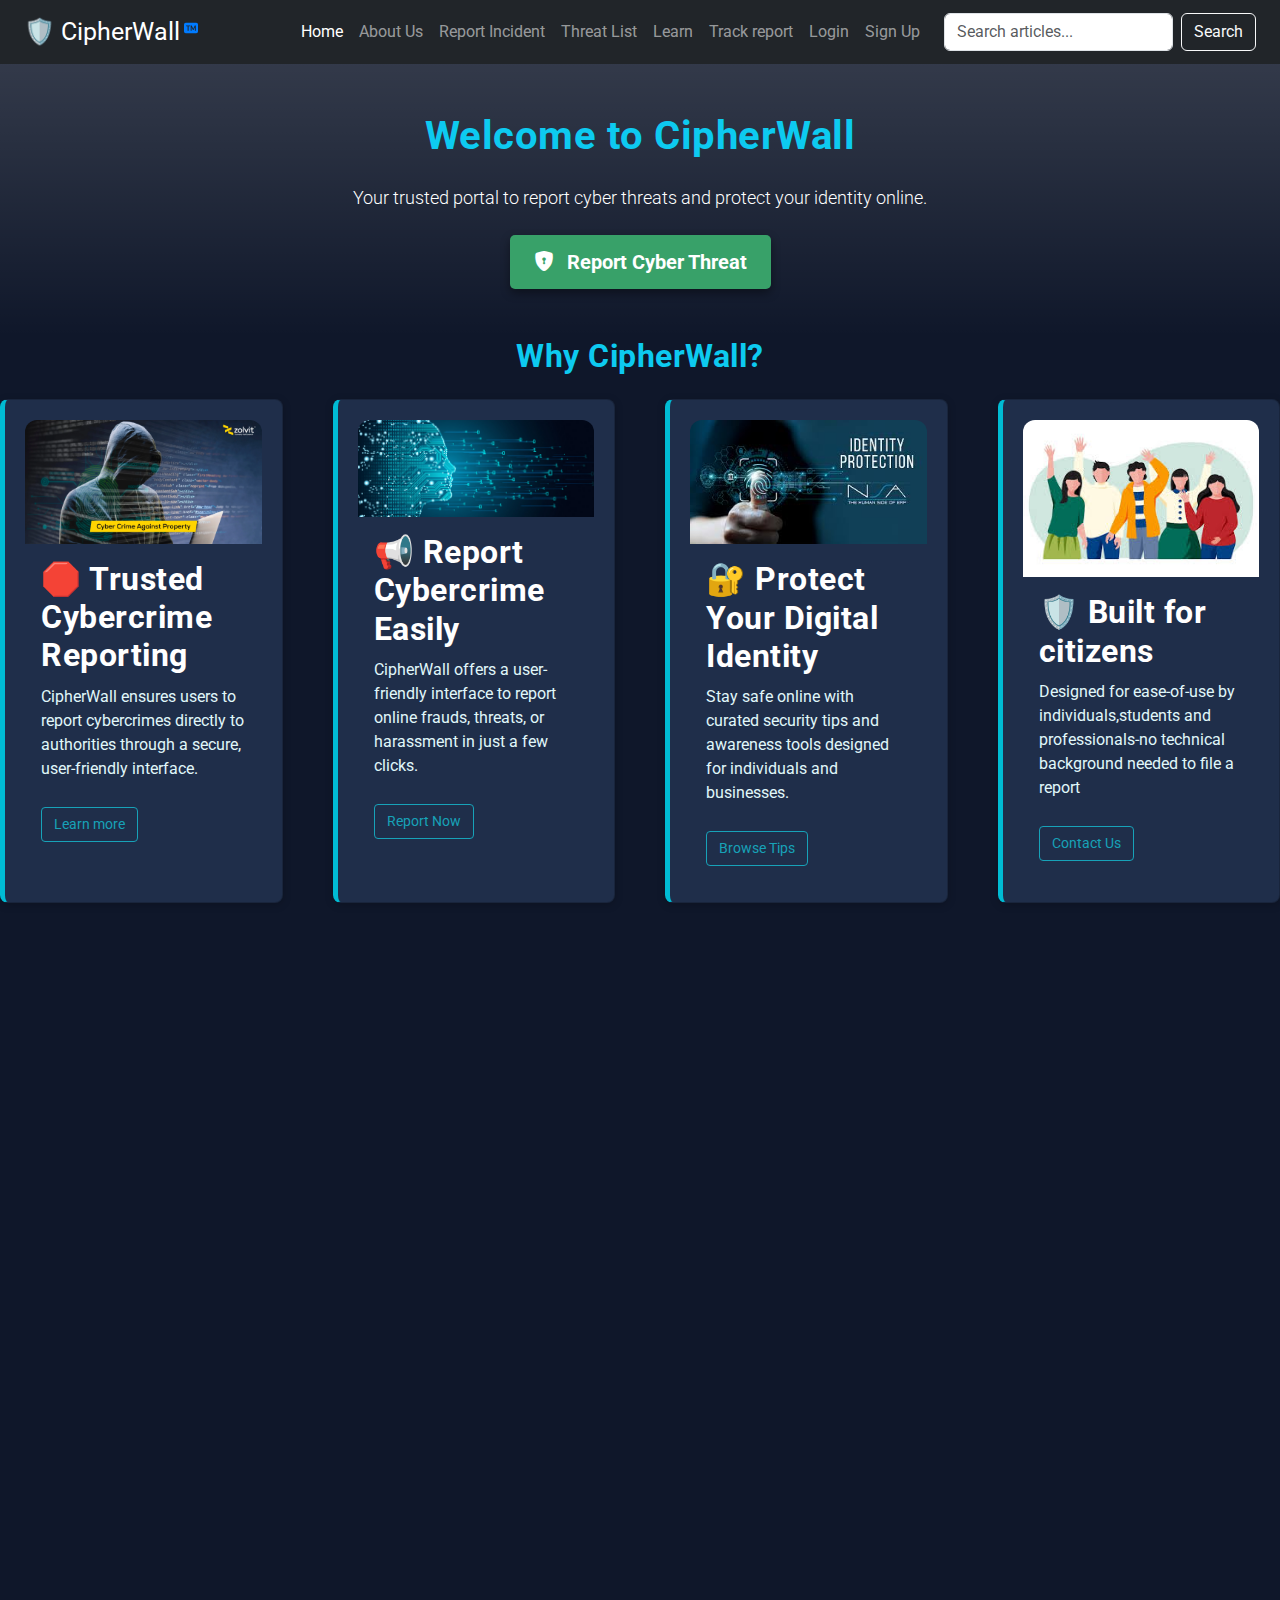
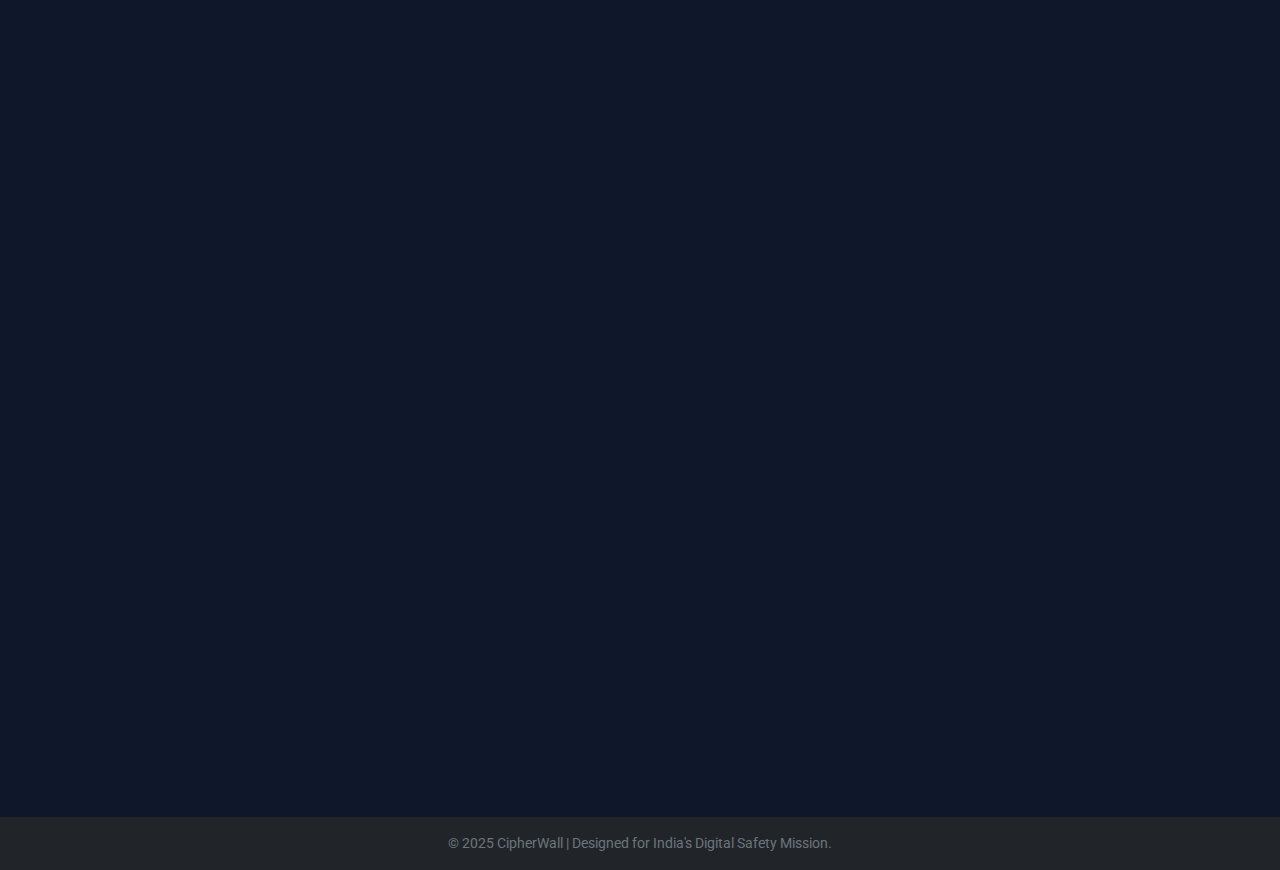
<file: index.html>
<!DOCTYPE html>
<html lang="en">

<head>
  <meta charset="UTF-8" />
  <meta name="viewport" content="width=device-width, initial-scale=1.0" />
  <meta name="description" content="CipherWall: Secure cyber crime reporting portal for India. Report threats, learn about cybersecurity, and protect your digital identity." />
  <meta name="keywords" content="cyber crime reporting, cybersecurity, India, digital safety, phishing, malware" />
  <title>CipherWall Portal</title>
  <link href="https://cdn.jsdelivr.net/npm/bootstrap@5.3.0/dist/css/bootstrap.min.css" rel="stylesheet">
  <link href="https://cdn.jsdelivr.net/npm/bootstrap-icons@1.10.5/font/bootstrap-icons.css" rel="stylesheet">
  <link rel="stylesheet" href="index.css" />
  <link href="https://fonts.googleapis.com/css2?family=Roboto:wght@400;700&display=swap" rel="stylesheet">
  <style>
    ::selection {
      background-color: #1f2e4a;
      color: #fff;
    }

    .tooltip {
      opacity: 1 !important;
    }
  </style>
</head>

<body>
  <!-- Navbar -->
  <nav class="navbar navbar-expand-lg navbar-dark bg-dark sticky-top px-4">
    <a class="navbar-brand d-flex align-items-center" href="#" data-bs-toggle="tooltip" data-bs-placement="bottom" title="Home of CipherWall">
      <div class="cyber">🛡️ CipherWall</div>
      <svg xmlns="http://www.w3.org/2000/svg" width="16" height="16" fill="currentColor" class="icon" viewBox="0 0 16 16">
        <path d="M2 2a2 2 0 0 0-2 2v8a2 2 0 0 0 2 2h12a2 2 0 0 0 2-2V4a2 2 0 0 0-2-2zm3.295 3.995V11H4.104V5.995h-1.7V5H7v.994H5.295zM8.692 7.01V11H7.633V5.001h1.209l1.71 3.894h.039l1.71-3.894H13.5V11h-1.072V7.01h-.057l-1.42 3.239h-.773L8.75 7.008h-.058z" />
      </svg>
    </a>
    <button class="navbar-toggler" type="button" data-bs-toggle="collapse" data-bs-target="#navMenu" aria-label="Toggle navigation">
      <span class="navbar-toggler-icon"></span>
    </button>
    <div class="collapse navbar-collapse" id="navMenu">
      <ul class="navbar-nav ms-auto">
        <li class="nav-item"><a class="nav-link active" href="#" aria-current="page">Home</a></li>
        <li class="nav-item"><a class="nav-link" href="about.html">About Us</a></li>
        <li class="nav-item"><a class="nav-link" href="Report.html">Report Incident</a></li>
        <li class="nav-item"><a class="nav-link" href="fetch_virustotal.php">Threat List</a></li>
        <li class="nav-item"><a class="nav-link" href="Learn.html">Learn</a></li>
        <li class="nav-item"><a class="nav-link" href="traking.php">Track report</a></li>
        <li class="nav-item"><a class="nav-link" href="Login.html">Login</a></li>
        <li class="nav-item"><a class="nav-link" href="Resgister.html">Sign Up</a></li>
      </ul>
      <form class="d-flex ms-3" role="search">
        <input class="form-control me-2" type="search" placeholder="Search articles..." aria-label="Search">
        <button class="btn btn-outline-light" type="submit">Search</button>
      </form>
    </div>
  </nav>

  <!-- Hero Section -->
  <header class="hero py-5 text-center bg-gradient text-white hidden">
    <div class="container">
      <h1 class="text-center text-info fw-bold mb-4">Welcome to CipherWall</h1>
      <p class="lead mb-4">Your trusted portal to report cyber threats and protect your identity online.</p>
      <a href="Report.html" class="btn btn-lg btn-success cta-button" data-bs-toggle="tooltip" data-bs-placement="top" title="Report a cyber incident securely">
        <i class="bi bi-shield-lock-fill me-2"></i> Report Cyber Threat
      </a>
    </div>
  </header>

  <!-- About Section -->
  <section class="about-home hidden" id="ab">
    <h2 class="text-center text-info fw-bold mb-4">Why CipherWall?</h2>
    <div class="card-grid">
      <div class="card hidden">
        <img src="trust1.png" class="card-img-top" alt="Trusted cybercrime reporting interface">
        <div class="card-body">
          <h2>🛑 Trusted Cybercrime Reporting</h2>
          <p>CipherWall ensures users to report cybercrimes directly to authorities through a secure, user-friendly interface.</p>
          <a href="https://www.cisa.gov/news-events/news/protecting-yourself-phishing" class="card-link">Learn more</a>
        </div>
      </div>

      <!-- Card 2 -->
      <div class="card hidden">
        <img src="data.png" class="card-img-top" alt="Easy cybercrime reporting">
        <div class="card-body">
          <h2>📢 Report Cybercrime Easily</h2>
          <p>CipherWall offers a user-friendly interface to report online frauds, threats, or harassment in just a few clicks.</p>
          <a href="Report.html" class="card-link">Report Now</a>
        </div>
      </div>

      <!-- Card 3 -->
      <div class="card hidden">
        <img src="identity.png" class="card-img-top" alt="Protect your digital identity">
        <div class="card-body">
          <h2>🔐 Protect Your Digital Identity</h2>
          <p>Stay safe online with curated security tips and awareness tools designed for individuals and businesses.</p>
          <a href="Learn.html" class="card-link">Browse Tips</a>
        </div>
      </div>

      <!-- Card 4 -->
      <div class="card hidden">
        <img src="citii.png" class="card-img-top" alt="Designed for citizens">
        <div class="card-body">
          <h2>🛡️ Built for citizens</h2>
          <p>Designed for ease-of-use by individuals,students and professionals-no technical background needed to file a report</p>
          <a href="mailto:support@cybersecure.in" class="card-link">Contact Us</a>
        </div>
      </div>

    </div>
  </section>

  <!-- Features Section -->
  <section class="about-home hidden" id="ab1">
    <h2 class="text-center text-info fw-bold mb-4">How does this works?</h2>
    <div class="card-grid">
      <!-- Card 1 -->
      <div class="card hidden">
        <img src="unusal.png" class="card-img-top" alt="Detect unusual activity">
        <div class="card-body">
          <h2> 1.<i class="bi bi-search text-info fs-3"></i> Detect Unusual Activity</h2>
          <p>CipherWall begins with you identifying suspicious digital behavior—like fake job offers, unauthorized logins, or malicious links.
            If something feels off, it probably is. Trust your instinct and take the first step.
          </p>
          <a href="#" class="card-link">Learn more</a>
        </div>
      </div>

      <!-- Card 2 -->
      <div class="card hidden">
        <img src="report.png" class="card-img-top" alt="Fill the report form">
        <div class="card-body">
          <h2> 2. <i class="bi bi-file-earmark-text-fill text-warning fs-3"></i>Fill the Report Form</h2>
          <p>Go to the Report Incident page and fill out the details clearly.
            Include what happened, when, and how. You can also attach proof like screenshots, links, or emails for better verification.</p>
          <a href="Report.html" class="card-link">Report Now</a>
        </div>
      </div>

      <!-- Card 3 -->
      <div class="card hidden">
        <img src="datasec.png" class="card-img-top" alt="Data security assurance">
        <div class="card-body">
          <h2> 3. <i class="bi bi-shield-lock text-success fs-3"></i>Your Data Stays Secure</h2>
          <p>Every submission is end-to-end encrypted and stored in compliance with data protection standards.
            We never reveal your identity unless legally required. Your anonymity is respected.</p>
          <a href="Learn.html" class="card-link">Browse Tips</a>
        </div>
      </div>

      <!-- Card 4 -->
      <div class="card hidden">
        <img src="cyberauth.png" class="card-img-top" alt="Notification to cyber authorities">
        <div class="card-body">
          <h2> 4. <i class="bi bi-broadcast-pin text-danger fs-3"></i>We Notify Cyber Authorities</h2>
          <p>Once reviewed, your complaint is routed to cybercrime units or digital safety cells.
            You may receive follow-up instructions, depending on case severity or involvement.
          </p>
          <a href="mailto:support@cybersecure.in" class="card-link">Contact Us</a>
        </div>
      </div>

    </div>
  </section>

  <!-- FAQ's section -->
  <section class="faq-section py-5 hidden">
    <div class="container">
      <h2 class="text-center text-info fw-bold mb-4">Frequently Asked Questions(FAQ'S)</h2>
      <div class="accordion accordion-flush" id="faqAccordion">
        <!-- FAQ 1 -->
        <div class="accordion-item bg-dark text-white">
          <h2 class="accordion-header" id="faqOne">
            <button class="accordion-button collapsed bg-dark text-white" type="button" data-bs-toggle="collapse"
              data-bs-target="#collapseOne">
              Is CipherWall a government website?
            </button>
          </h2>
          <div id="collapseOne" class="accordion-collapse collapse" data-bs-parent="#faqAccordion">
            <div class="accordion-body">
              CipherWall is an independent initiative that supports India’s Digital Safety Mission and is designed to integrate securely with official cybercrime reporting agencies.
            </div>
          </div>
        </div>

        <!-- FAQ 2 -->
        <div class="accordion-item bg-dark text-white">
          <h2 class="accordion-header" id="faqTwo">
            <button class="accordion-button collapsed bg-dark text-white" type="button" data-bs-toggle="collapse"
              data-bs-target="#collapseTwo">
              Can I report anonymously?
            </button>
          </h2>
          <div id="collapseTwo" class="accordion-collapse collapse" data-bs-parent="#faqAccordion">
            <div class="accordion-body">
              Yes, you may report anonymously, but providing accurate contact details increases the chances of effective follow-up and verification.
            </div>
          </div>
        </div>

        <!-- FAQ 3 -->
        <div class="accordion-item bg-dark text-white">
          <h2 class="accordion-header" id="faqThree">
            <button class="accordion-button collapsed bg-dark text-white" type="button" data-bs-toggle="collapse"
              data-bs-target="#collapseThree">
              What kind of evidence should I attach?
            </button>
          </h2>
          <div id="collapseThree" class="accordion-collapse collapse" data-bs-parent="#faqAccordion">
            <div class="accordion-body">
              Screenshots, email headers, URLs, transaction IDs, or any communication proof related to the cybercrime are helpful in investigating the incident.
            </div>
          </div>
        </div>

        <!-- FAQ 4 -->
        <div class="accordion-item bg-dark text-white">
          <h2 class="accordion-header" id="faqFour">
            <button class="accordion-button collapsed bg-dark text-white" type="button" data-bs-toggle="collapse"
              data-bs-target="#collapseFour">
              Will I get a response after submitting a report?
            </button>
          </h2>
          <div id="collapseFour" class="accordion-collapse collapse" data-bs-parent="#faqAccordion">
            <div class="accordion-body">
              Yes, if your contact details are valid and the complaint is actionable, our team or authorities will contact you within a few working days.
            </div>
          </div>
        </div>

        <!-- FAQ 5 -->
        <div class="accordion-item bg-dark text-white">
          <h2 class="accordion-header" id="faqFive">
            <button class="accordion-button collapsed bg-dark text-white" type="button" data-bs-toggle="collapse"
              data-bs-target="#collapseFive">
              How can I identify if a message or email is a phishing attempt?
            </button>
          </h2>
          <div id="collapseFive" class="accordion-collapse collapse" data-bs-parent="#faqAccordion">
            <div class="accordion-body">
              Phishing attempts often include suspicious links, urgent language, or requests for sensitive information. Always verify the sender and never click unknown links or download attachments from untrusted sources.
            </div>
          </div>
        </div>

        <!-- FAQ 6 -->
        <div class="accordion-item bg-dark text-white">
          <h2 class="accordion-header" id="faqSix">
            <button class="accordion-button collapsed bg-dark text-white" type="button" data-bs-toggle="collapse"
              data-bs-target="#collapseSix">
              What should I do if I accidentally share my OTP or banking details?
            </button>
          </h2>
          <div id="collapseSix" class="accordion-collapse collapse" data-bs-parent="#faqAccordion">
            <div class="accordion-body">
              Immediately contact your bank or financial service provider and report the incident. Also, file a complaint through the CyberSecure portal to initiate appropriate investigation procedures.
            </div>
          </div>
        </div>

      </div>
    </div>
  </section>

  <div class="alert alert-warning text-center mb-0 hidden" role="alert">
    🚨 Latest Alert: Increase in WhatsApp OTP scams reported across India – Stay Alert!
  </div>

  <!-- Contact -->
  <section class="contact py-5 hidden">
    <div class="container text-center">
      <h2 class="text-center text-info fw-bold mb-4">Get in Touch</h2>
      <p>Need help? Email us at <a href="mailto:support@cybersecure.in">support@cybersecure.in</a></p>
    </div>
  </section>

  <!-- Footer -->
  <footer class="bg-dark text-secondary py-3">
    <div class="container text-center">
      &copy; 2025 CipherWall | Designed for India's Digital Safety Mission.
    </div>
  </footer>

  <script src="https://cdn.jsdelivr.net/npm/bootstrap@5.3.0/dist/js/bootstrap.bundle.min.js"></script>
  <script>

    var tooltipTriggerList = [].slice.call(document.querySelectorAll('[data-bs-toggle="tooltip"]'));
    var tooltipList = tooltipTriggerList.map(function (tooltipTriggerEl) {
      return new bootstrap.Tooltip(tooltipTriggerEl);
    });

    document.querySelector('form[role="search"]').addEventListener('submit', function(e) {
      e.preventDefault();
      const query = this.querySelector('input[type="search"]').value.toLowerCase();
      const cards = document.querySelectorAll('.card');
      cards.forEach(card => {
        const text = card.textContent.toLowerCase();
        card.style.display = text.includes(query) ? 'block' : 'none';
      });
      if (query === '') {
        cards.forEach(card => card.style.display = 'block');
      }
    });

  
    function revealOnScroll() {
      const reveals = document.querySelectorAll('.hidden');
      for (let i = 0; i < reveals.length; i++) {
        const windowHeight = window.innerHeight;
        const elementTop = reveals[i].getBoundingClientRect().top;
        const elementVisible = 120;
        if (elementTop < windowHeight - elementVisible) {
          reveals[i].classList.add('show');
        } else {
          reveals[i].classList.remove('show');
        }
      }
    }
    window.addEventListener('scroll', revealOnScroll);
    window.addEventListener('DOMContentLoaded', revealOnScroll);

    
    document.querySelectorAll('.cta-button').forEach(btn => {
      btn.addEventListener('mouseenter', function () {
        this.classList.add('pulse');
      });
      btn.addEventListener('mouseleave', function () {
        this.classList.remove('pulse');
      });
    });
  </script>
</body>

</html>
</file>
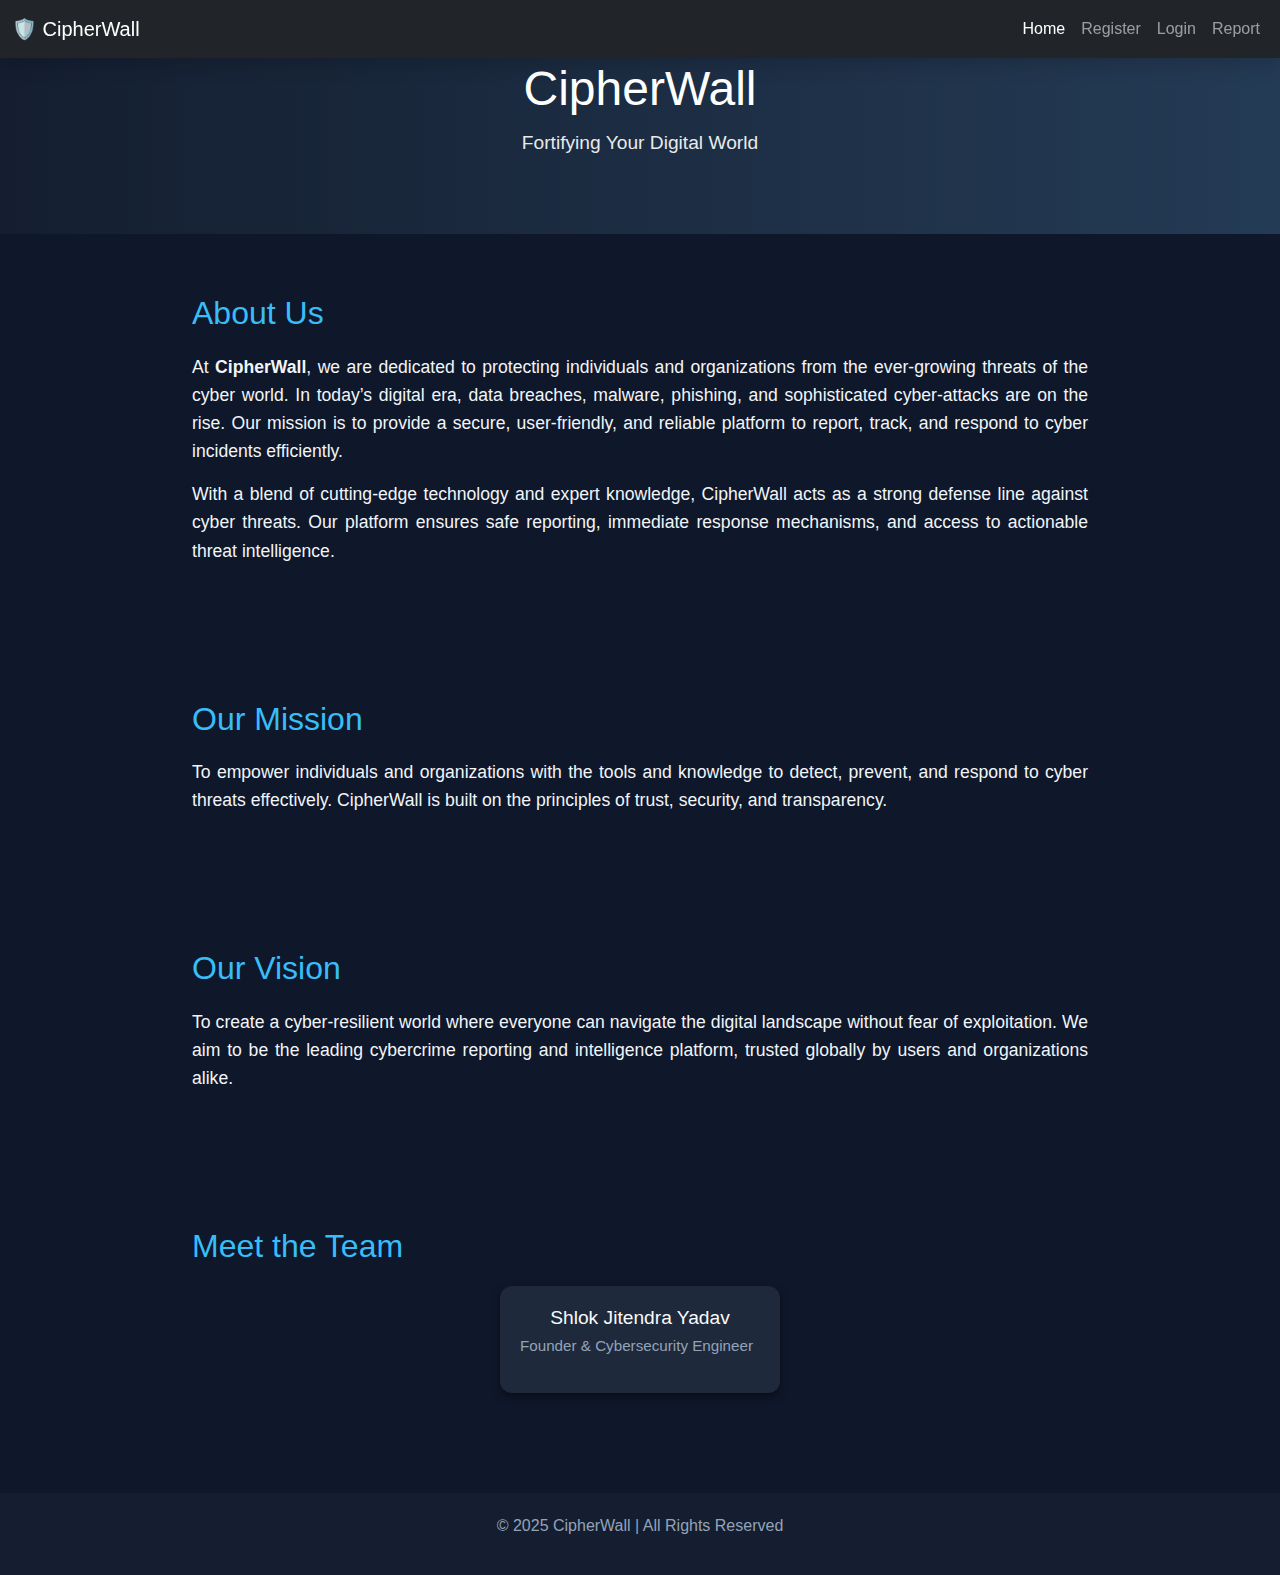
<file: about.html>
<!DOCTYPE html>
<html lang="en">
<head>
  <meta charset="UTF-8">
  <meta name="viewport" content="width=device-width, initial-scale=1.0">
  <link href="https://cdn.jsdelivr.net/npm/bootstrap@5.3.0/dist/css/bootstrap.min.css" rel="stylesheet">
  <title>About Us | CipherWall</title>
  <link rel="stylesheet" href="about.css">
</head>
<body>


    <!-- Navbar Start -->
  <nav class="navbar navbar-expand-lg navbar-dark bg-dark fixed-top shadow">
    <div class="container-fluid">
      <a class="navbar-brand" href="index.html">🛡️ CipherWall </a>
      <button class="navbar-toggler" type="button" data-bs-toggle="collapse" data-bs-target="#navbarNav"
        aria-controls="navbarNav" aria-expanded="false" aria-label="Toggle navigation">
        <span class="navbar-toggler-icon"></span>
      </button>
      
      <div class="collapse navbar-collapse justify-content-end" id="navbarNav">
        <ul class="navbar-nav mb-2 mb-lg-0">
          <li class="nav-item">
            <a class="nav-link active" aria-current="page" href="index.html">Home</a>
          </li>
          <li class="nav-item">
            <a class="nav-link" href="Resgister.html">Register</a>
          </li>
          <li class="nav-item">
            <a class="nav-link" href="login.html">Login</a>
          </li>
           <li class="nav-item">
            <a class="nav-link" href="Report.html">Report</a>
          </li>
        </ul>
      </div>
    </div>
  </nav>
  <!-- Header -->
  <header class="header">
    <h1>CipherWall</h1>
    <p>Fortifying Your Digital World</p>
  </header>

  <!-- About Section -->
  <section class="about">
    <h2>About Us</h2>
    <p>
      At <strong>CipherWall</strong>, we are dedicated to protecting individuals and organizations 
      from the ever-growing threats of the cyber world. In today’s digital era, data breaches, 
      malware, phishing, and sophisticated cyber-attacks are on the rise. Our mission is to 
      provide a secure, user-friendly, and reliable platform to report, track, and respond to 
      cyber incidents efficiently.
    </p>
    <p>
      With a blend of cutting-edge technology and expert knowledge, CipherWall acts as a 
      strong defense line against cyber threats. Our platform ensures safe reporting, 
      immediate response mechanisms, and access to actionable threat intelligence.
    </p>
  </section>

  <!-- Mission -->
  <section class="mission">
    <h2>Our Mission</h2>
    <p>
      To empower individuals and organizations with the tools and knowledge to detect, 
      prevent, and respond to cyber threats effectively. CipherWall is built on the 
      principles of trust, security, and transparency.
    </p>
  </section>

  <!-- Vision -->
  <section class="vision">
    <h2>Our Vision</h2>
    <p>
      To create a cyber-resilient world where everyone can navigate the digital landscape 
      without fear of exploitation. We aim to be the leading cybercrime reporting and 
      intelligence platform, trusted globally by users and organizations alike.
    </p>
  </section>

  <!-- Team -->
  <section class="team">
    <h2>Meet the Team</h2>
    <div class="team-container">
      <div class="team-member">
        <!-- <img src="team1.jpg" alt="Founder"> -->
        <h3>Shlok Jitendra Yadav</h3>
        <p>Founder & Cybersecurity Engineer</p>
      </div>
    </div>
  </section>

  <!-- Footer -->
  <footer class="footer">
    <p>&copy; 2025 CipherWall | All Rights Reserved</p>
  </footer>
</body>
</html>
</file>
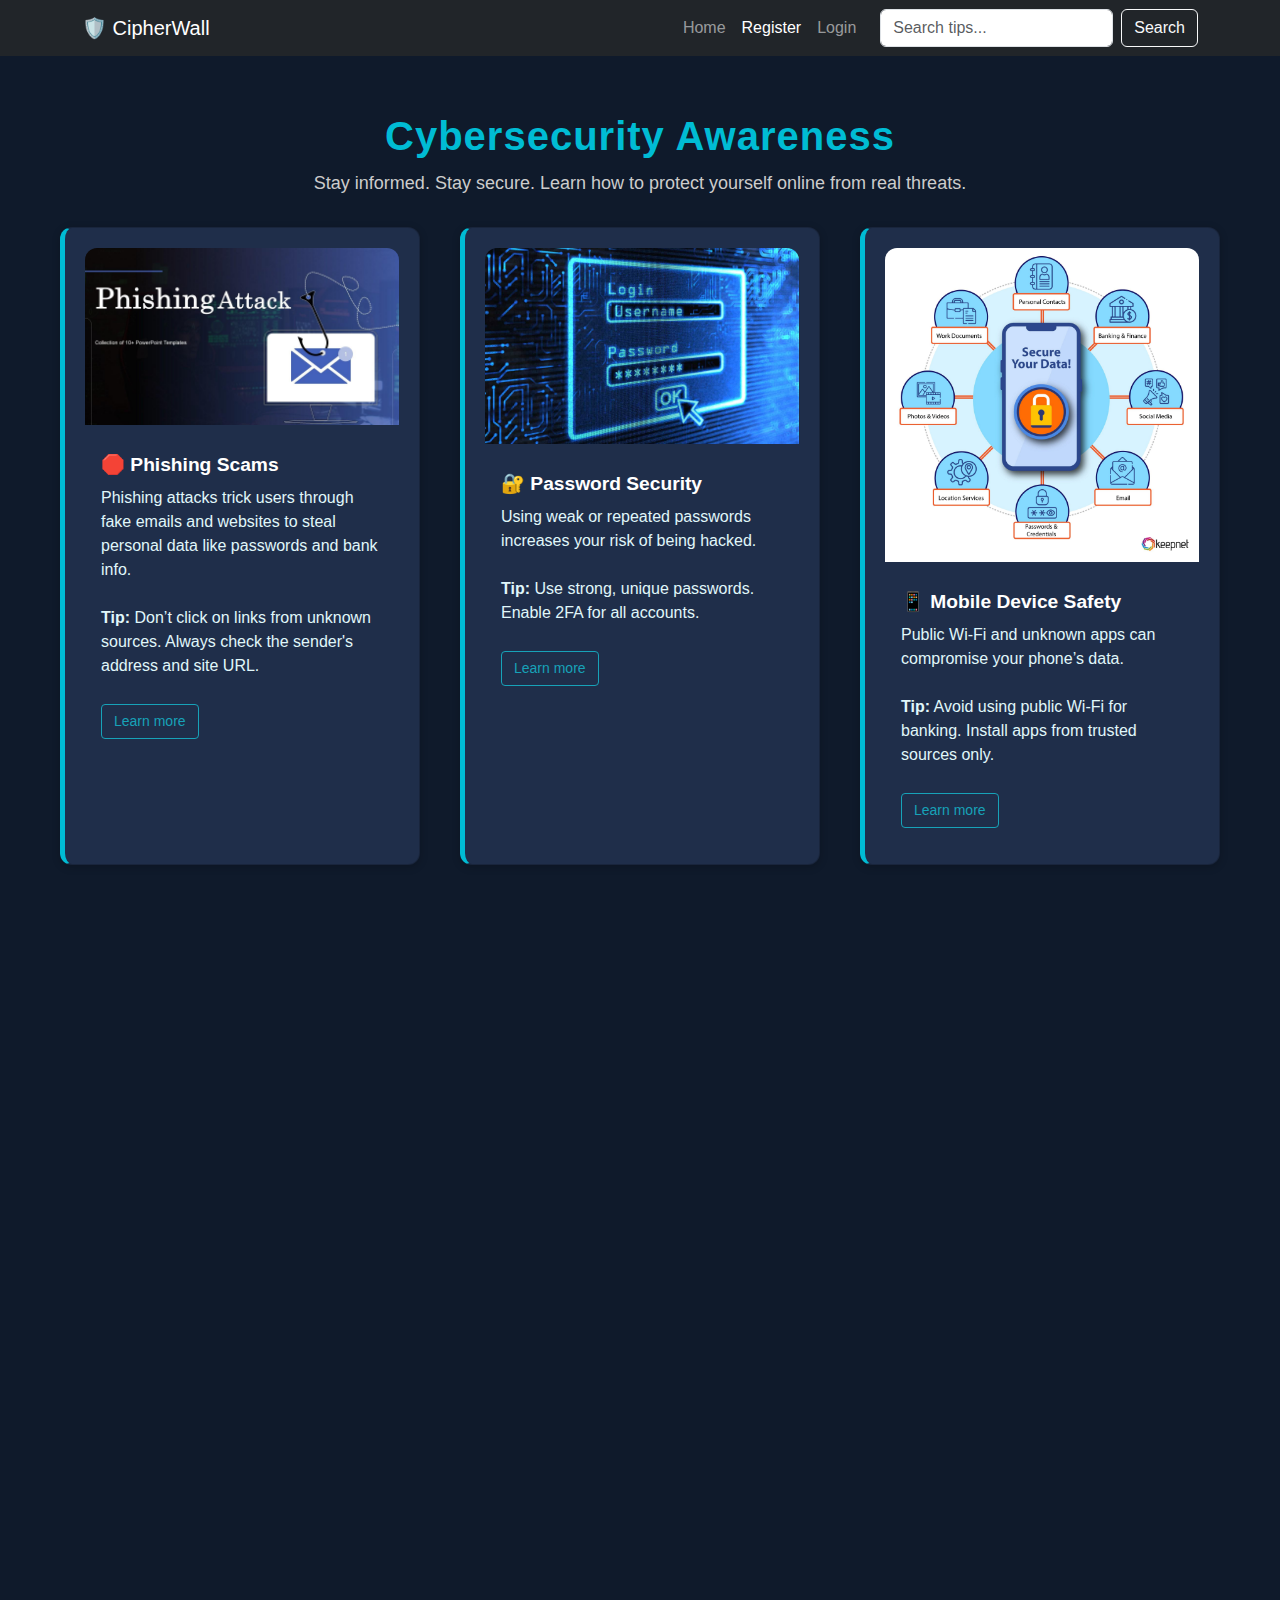
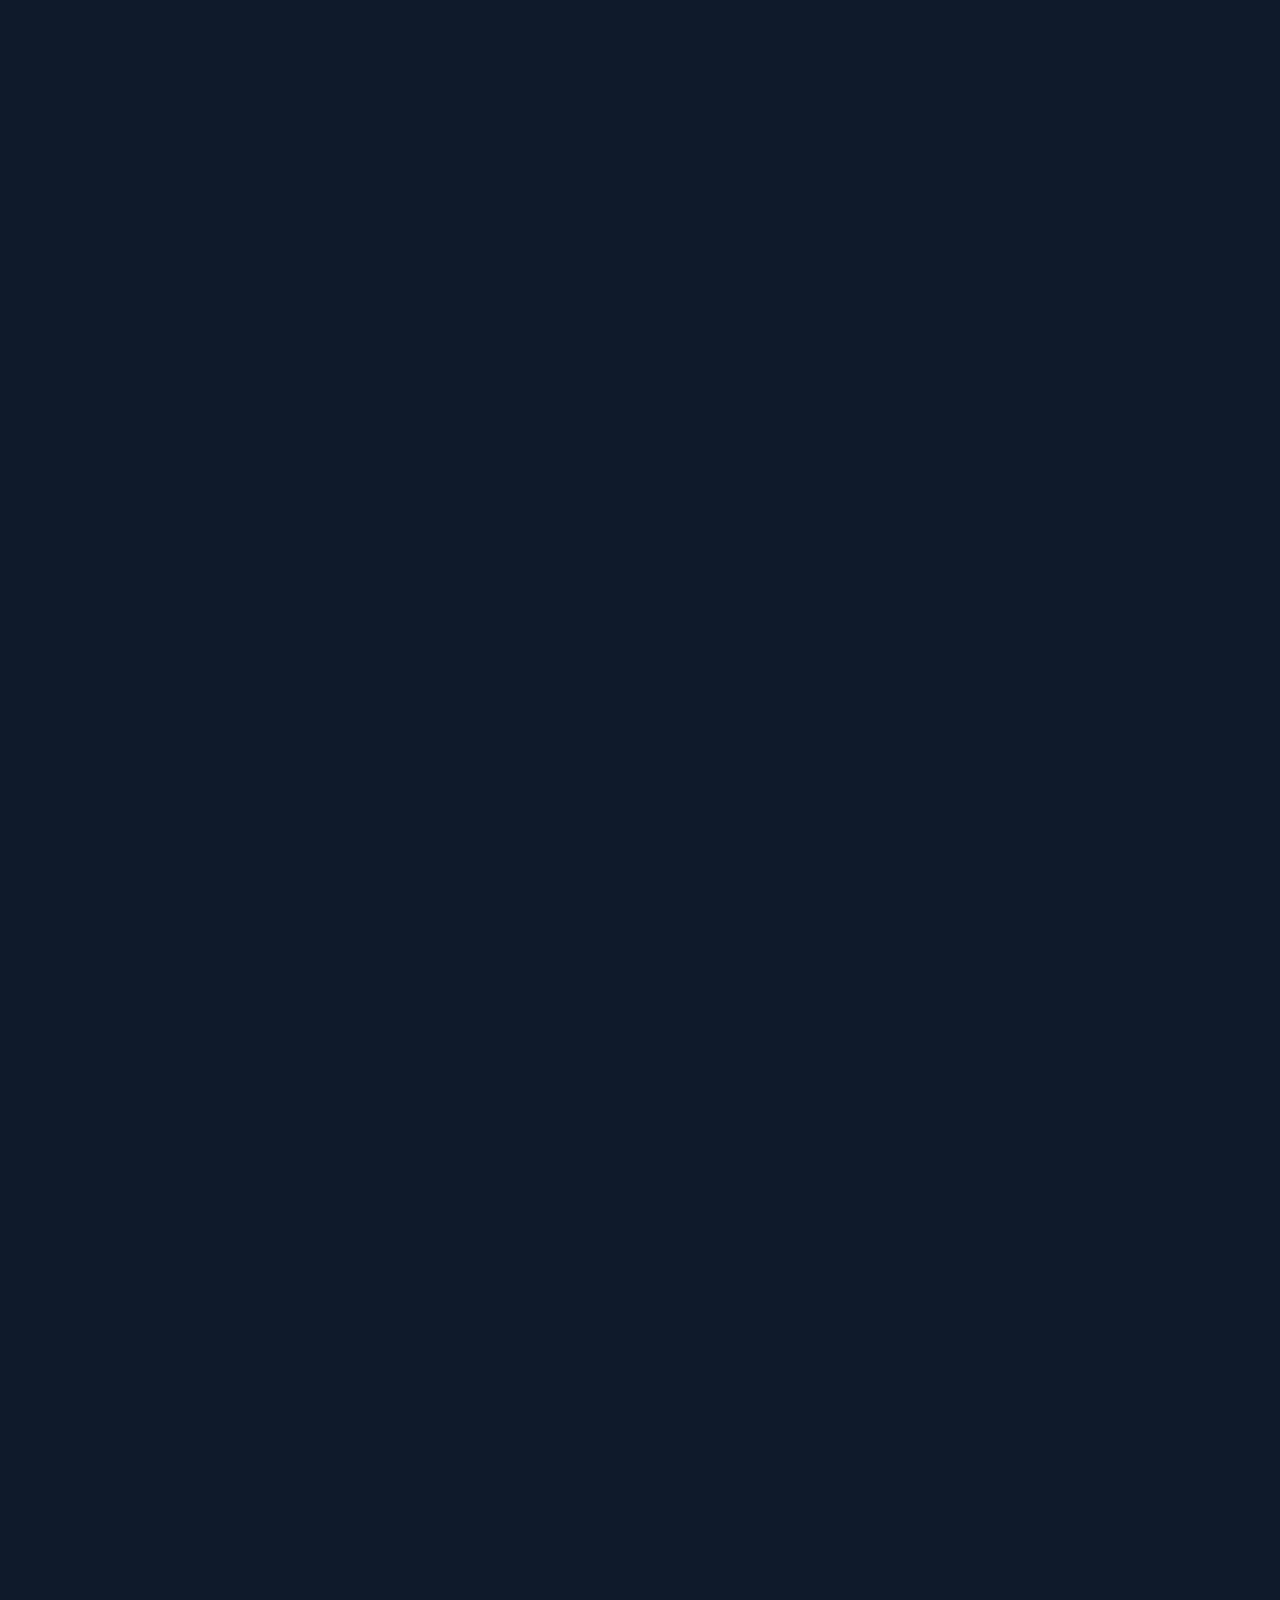
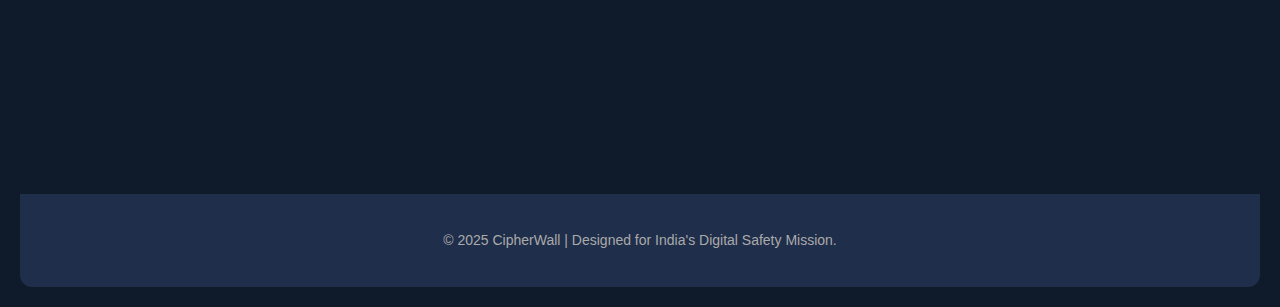
<file: Learn.html>
<!DOCTYPE html>
<html lang="en">

<head>
  <link href="https://cdn.jsdelivr.net/npm/bootstrap@5.3.3/dist/css/bootstrap.min.css" rel="stylesheet">
  <link href="https://cdn.jsdelivr.net/npm/bootstrap-icons@1.10.5/font/bootstrap-icons.css" rel="stylesheet">
  <meta charset="UTF-8" />
  <meta name="viewport" content="width=device-width, initial-scale=1.0" />
  <meta name="description" content="Learn about cybersecurity: phishing, passwords, mobile safety, and more. Interactive quizzes and tips for digital protection." />
  <meta name="keywords" content="cybersecurity tips, phishing, password security, mobile safety, digital identity" />
  <title>Cyber Awareness - CipherWall Portal</title>
  <link rel="stylesheet" href="Learn.css" />
  <style>
    ::selection {
      background-color: #1f2e4a;
      color: #fff;
    }
  </style>
</head>

<body>
  <!-- Bootstrap Navbar -->
  <nav class="navbar navbar-expand-lg navbar-dark bg-dark fixed-top">
    <div class="container">
      <a class="navbar-brand" href="index.html" data-bs-toggle="tooltip" data-bs-placement="bottom" title="Back to Home">🛡️ CipherWall</a>
      <button class="navbar-toggler" type="button" data-bs-toggle="collapse" data-bs-target="#navbarNav" aria-label="Toggle navigation">
        <span class="navbar-toggler-icon"></span>
      </button>
      <div class="collapse navbar-collapse justify-content-end" id="navbarNav">
        <ul class="navbar-nav">
          <li class="nav-item"><a class="nav-link" href="index.html">Home</a></li>
          <li class="nav-item"><a class="nav-link active" href="#" aria-current="page">Register</a></li>
          <li class="nav-item"><a class="nav-link" href="Login.html">Login</a></li>
        </ul>
        <form class="d-flex ms-3" role="search">
          <input class="form-control me-2" type="search" placeholder="Search tips..." aria-label="Search">
          <button class="btn btn-outline-light" type="submit">Search</button>
        </form>
      </div>
    </div>
  </nav>
  <br><br><br>
  <div class="awareness-container">
    <h1 class="hidden">Cybersecurity Awareness</h1>
    <p class="intro hidden">Stay informed. Stay secure. Learn how to protect yourself online from real threats.</p>

    <div class="card-grid">
      <!-- Card 1 -->
      <div class="card hidden">
        <img src="phising1.png" class="card-img-top" alt="Illustration of phishing scam">
        <div class="card-body">
          <h2>🛑 Phishing Scams</h2>
          <p>Phishing attacks trick users through fake emails and websites to steal personal data like passwords and bank info.
            <br><br><b>Tip:</b> Don’t click on links from unknown sources. Always check the sender's address and site URL.
          </p>
          <a href="https://www.cisa.gov/news-events/news/protecting-yourself-phishing" class="card-link">Learn more</a>
        </div>
      </div>

      <!-- Card 2 -->
      <div class="card hidden">
        <img src="pass1.png" class="card-img-top" alt="Password">
        <div class="card-body">
          <h2>🔐 Password Security</h2>
          <p>Using weak or repeated passwords increases your risk of being hacked.
            <br><br><b>Tip:</b> Use strong, unique passwords. Enable 2FA for all accounts.
          </p>
          <a href="https://www.cyber.gov.au/acsc/view-all-content/advice/creating-strong-passphrases" class="card-link">Learn more</a>
        </div>
      </div>

      <!-- Card 3 -->
      <div class="card hidden">
        <img src="mob1.png" class="card-img-top" alt="Mobile">
        <div class="card-body">
          <h2>📱 Mobile Device Safety</h2>
          <p>Public Wi-Fi and unknown apps can compromise your phone’s data.
            <br><br><b>Tip:</b> Avoid using public Wi-Fi for banking. Install apps from trusted sources only.
          </p>
          <a href="https://us.norton.com/blog/mobile/how-to-protect-your-mobile-device" class="card-link">Learn more</a>
        </div>
      </div>

      <!-- Card 4 -->
      <div class="card hidden">
        <img src="soc1.png" class="card-img-top" alt="Social Engineering">
        <div class="card-body">
          <h2>🎣 Social Engineering</h2>
          <p>Hackers may pose as trusted people or services to extract info.
            <br><br><b>Tip:</b> Never share OTPs, bank details, or passwords—even if it seems like a trusted person is asking.
          </p>
          <a href="https://www.imperva.com/learn/application-security/social-engineering/" class="card-link">Learn more</a>
        </div>
      </div>

      <!-- Card 5 -->
      <div class="card hidden">
        <img src="fak1.png" class="card-img-top" alt="Fake Websites">
        <div class="card-body">
          <h2>🧾 Fake Websites & Apps</h2>
          <p>Cybercriminals create fake versions of banking or government sites.
            <br><br><b>Tip:</b> Always verify website URLs, look for “https://” and avoid clicking unknown links.
          </p>
          <a href="https://consumer.ftc.gov/articles/how-recognize-and-avoid-phishing-scams" class="card-link">Learn more</a>
        </div>
      </div>

      <!-- Card 6 -->
      <div class="card hidden">
        <img src="ransom1.png" class="card-img-top" alt="Malware">
        <div class="card-body">
          <h2>🧑‍💻 Malware & Ransomware</h2>
          <p>Malware can infect your system through malicious files or links. Ransomware locks your data and demands payment.
            <br><br><b>Tip:</b> Keep antivirus software updated. Never download files from untrusted sources.
          </p>
          <a href="https://www.cisa.gov/news-events/news/stop-ransomware" class="card-link">Learn more</a>
        </div>
      </div>

      <!-- Card 7 -->
      <div class="card hidden">
        <img src="wifi1.png" class="card-img-top" alt="WiFi">
        <div class="card-body">
          <h2><i class="bi bi-wifi"></i>  Public Wi-Fi Dangers</h2>
          <p>Hackers can intercept data on unsecured public networks and steal sensitive information.
            <br><br><b>Tip:</b> Avoid logging into bank or email accounts on public Wi-Fi. Use a VPN.
          </p>
          <a href="https://www.kaspersky.com/resource-center/threats/public-wifi-risks" class="card-link">Learn more</a>
        </div>
      </div>

      <!-- Card 8 -->
      <div class="card hidden">
        <img src="datapri1.png" class="card-img-top" alt="Privacy">
        <div class="card-body">
          <h2>🔓 Data Privacy & Sharing</h2>
          <p>Oversharing personal info online increases your risk of being targeted in scams or identity theft.
            <br><br><b>Tip:</b> Limit what you post. Review app permissions and privacy settings regularly.
          </p>
          <a href="https://www.consumer.ftc.gov/articles/protecting-your-privacy-online" class="card-link">Learn</a>
        </div>
      </div>

      <!-- Card 9 -->
      <div class="card hidden">
        <img src="social.png" class="card-img-top" alt="Social Media">
        <div class="card-body">
          <h2>🧠 Social Media Awareness</h2>
          <p>Cybercriminals can use your social media data to impersonate or manipulate you.
            <br><br><b>Tip:</b> Keep profiles private and be cautious of friend requests from strangers.
          </p>
          <a href="https://www.cyber.gov.au/acsc/view-all-content/publications/social-media-protection" class="card-link">Learn more</a>
        </div>
      </div>
    </div>

    <!-- Articles Section -->
    <h3 class="mb-3 hidden">Articles</h3>
    <div class="row">
      <div class="col-md-4 hidden">
        <div class="card shadow-sm">
          <div class="card-body">
            <h5 class="card-title">Evolving Threats:</h5>
            <p class="card-text">Cybercriminals are constantly developing new attack methods, including sophisticated phishing campaigns leveraging AI and deepfakes. </p>
            <a href="articles/article1.html" class="btn btn-primary">Read More</a>
          </div>
        </div>
      </div>
      <div class="col-md-4 hidden">
        <div class="card shadow-sm">
          <div class="card-body">
            <h5 class="card-title">Ai in Cybersecurity:</h5>
            <p class="card-text">Cybercriminals are constantly developing new attack methods, including sophisticated phishing campaigns leveraging AI and deepfakes. </p>
            <a href="articles/ai-cybersecurity.html" class="btn btn-primary">Read More</a>
          </div>
        </div>
      </div>
    </div>

    <h3 class="mt-5 mb-3 hidden">Downloadable PDFs</h3>
    <div class="row">
      <div class="col-md-4 hidden">
        <div class="card shadow-sm">
          <div class="card-body">
            <h5 class="card-title">Cybersecurity Awareness Guide</h5>
            <p class="card-text">Download this pdf to get insights on cybersecurity awareness.</p>
            <a href="/Pdf's/Cybersecurity_Awareness_Guide.pdf" class="btn btn-success" download>Download PDF</a>
          </div>
        </div>
      </div>
    </div>

    <!-- Simple Quiz Section -->
    <h3 class="mt-5 mb-3 hidden">Quick Quiz: Test Your Knowledge</h3>
    <div class="quiz-container hidden">
      <p>Challenge yourself with our interactive quiz!</p>
      <a href="quiz.html" class="btn btn-primary">Start Quiz</a>
    </div>

    <!-- Feedback Form -->
    <h3 class="mt-5 mb-3 hidden">Feedback</h3>
    <form class="feedback-form hidden" action="feedback.php" method="POST">
      <div class="mb-3">
        <label for="feedback" class="form-label">Share your thoughts:</label>
        <textarea class="form-control" name="feedback_text" id="feedback" rows="3" placeholder="Your feedback here..." aria-label="Feedback textarea"></textarea>
      </div>
      <button type="submit" class="btn btn-primary">Submit</button>
    </form>

    <!-- CTA -->
    <div class="cta-box hidden">
      <p>📢 Want to report a cybercrime? <a href="Report.html">Click here to file a report</a>.</p>
    </div>
  </div>
  <footer class="footer mt-5">
    <div class="container text-center py-3">
      &copy; 2025 CipherWall | Designed for India's Digital Safety Mission.
    </div>
  </footer>
  <script src="https://cdn.jsdelivr.net/npm/bootstrap@5.3.3/dist/js/bootstrap.bundle.min.js"></script>
  <script>
    // Initialize tooltips
    var tooltipTriggerList = [].slice.call(document.querySelectorAll('[data-bs-toggle="tooltip"]'));
    var tooltipList = tooltipTriggerList.map(function (tooltipTriggerEl) {
      return new bootstrap.Tooltip(tooltipTriggerEl);
    });

    // Functional search bar
    document.querySelector('form[role="search"]').addEventListener('submit', function(e) {
      e.preventDefault();
      const query = this.querySelector('input[type="search"]').value.toLowerCase();
      const cards = document.querySelectorAll('.card');
      cards.forEach(card => {
        const text = card.textContent.toLowerCase();
        card.style.display = text.includes(query) ? 'block' : 'none';
      });
      if (query === '') {
        cards.forEach(card => card.style.display = 'block');
      }
    });

    // Existing reveal animation
    function revealOnScroll() {
      const reveals = document.querySelectorAll('.hidden');
      for (let i = 0; i < reveals.length; i++) {
        const windowHeight = window.innerHeight;
        const elementTop = reveals[i].getBoundingClientRect().top;
        const elementVisible = 120;
        if (elementTop < windowHeight - elementVisible) {
          reveals[i].classList.add('show');
        } else {
          reveals[i].classList.remove('show');
        }
      }
    }
    window.addEventListener('scroll', revealOnScroll);
    window.addEventListener('DOMContentLoaded', revealOnScroll);

    // Pulse animation for card links
    document.querySelectorAll('.card-link').forEach(link => {
      link.addEventListener('mouseenter', function () {
        this.classList.add('pulse');
      });
      link.addEventListener('mouseleave', function () {
        this.classList.remove('pulse');
      });
    });

    // Animate CTA box
    const ctaBox = document.querySelector('.cta-box');
    if (ctaBox) {
      ctaBox.addEventListener('mouseenter', function () {
        this.classList.add('pulse');
      });
      ctaBox.addEventListener('mouseleave', function () {
        this.classList.remove('pulse');
      });
    }
  </script>
</body>

</html>
</file>
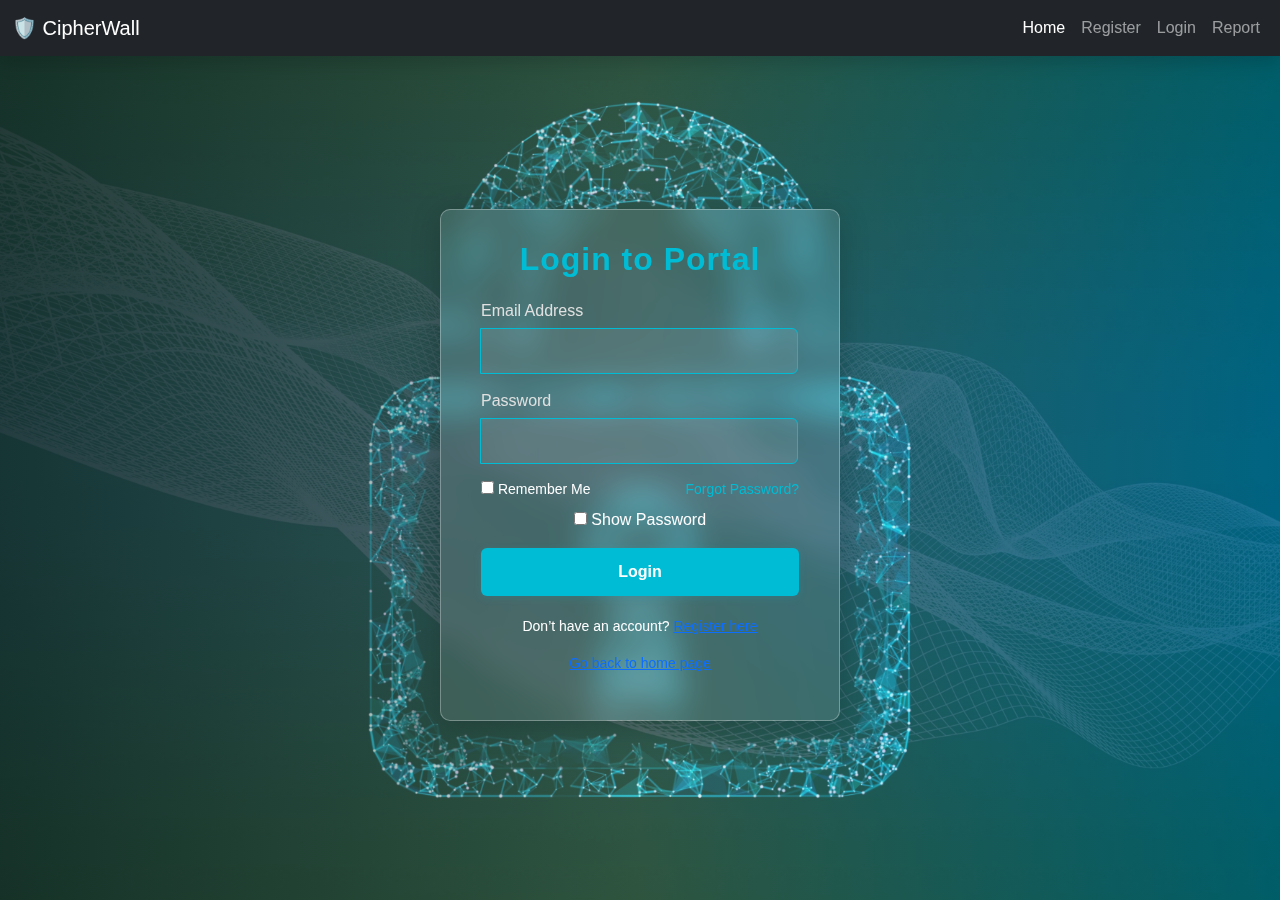
<file: Login.html>
<!DOCTYPE html>
<html lang="en">
<head>
  <meta charset="UTF-8" />
  <meta name="viewport" content="width=device-width, initial-scale=1.0" />
  <title>CipherWall Portal - Login</title>

  <!-- Bootstrap CSS -->
  <link href="https://cdn.jsdelivr.net/npm/bootstrap@5.3.0/dist/css/bootstrap.min.css" rel="stylesheet">
  <link rel="stylesheet" href="loginstyle.css" />
</head>
<body>

  
  <!-- Navbar Start -->
  <nav class="navbar navbar-expand-lg navbar-dark bg-dark fixed-top shadow">
    <div class="container-fluid">
      <a class="navbar-brand" href="index.html">🛡️ CipherWall </a>
      <button class="navbar-toggler" type="button" data-bs-toggle="collapse" data-bs-target="#navbarNav"
        aria-controls="navbarNav" aria-expanded="false" aria-label="Toggle navigation">
        <span class="navbar-toggler-icon"></span>
      </button>
      
      <div class="collapse navbar-collapse justify-content-end" id="navbarNav">
        <ul class="navbar-nav mb-2 mb-lg-0">
          <li class="nav-item">
            <a class="nav-link active" aria-current="page" href="index.html">Home</a>
          </li>
          <li class="nav-item">
            <a class="nav-link" href="Resgister.html">Register</a>
          </li>
          <li class="nav-item">
            <a class="nav-link" href="login.html">Login</a>
          </li>
           <li class="nav-item">
            <a class="nav-link" href="Report.html">Report</a>
          </li>
        </ul>
      </div>
    </div>
  </nav>
  <!-- Navbar End -->

  <!-- Add padding to avoid overlap with fixed navbar -->
  <div style="padding-top: 80px;"></div>

  <div class="login-container">
    <h2>Login to Portal</h2>
    <form action="Login.php" method="POST">
      <div class="input-group">
        <label for="email">Email Address</label>
        <input type="email" name="email" id="email" required />
      </div>

      <div class="input-group">
        <label for="password">Password</label>
        <input type="password" name="password" id="password" required />
      </div>

      <!-- <div class="options">
        <label><input type="checkbox" name="remember" /> Remember Me</label>
        <a href="#">Forgot Password?</a>
      </div>

      <div class="mb-3">
         <label><input type="checkbox" id="showPassword" /> Show Password</label>
      </div> -->


      <div class="options d-flex justify-content-between align-items-center mb-2">
  <label><input type="checkbox" name="remember" /> Remember Me</label>
  <a href="#">Forgot Password?</a>
</div>


<div class="mb-3">
  <label><input type="checkbox" id="showPassword" /> Show Password</label>
</div>


      <button type="submit" name="login">Login</button>
    </form>
    <p class="register-link">Don’t have an account? <a href="Register.html">Register here</a></p>
    <p class="homepagelink"><a href="index.html">Go back to home page</a></p>
  </div>

  <!-- Bootstrap JS -->
  <script src="https://cdn.jsdelivr.net/npm/bootstrap@5.3.0/dist/js/bootstrap.bundle.min.js"></script>
  <script>
    document.getElementById("showPassword").addEventListener("change", function () {
  const passwordInput = document.getElementById("password");
  if (this.checked) {
    passwordInput.type = "text";
  } else {
    passwordInput.type = "password";
  }
});

  </script>
</body>
</html>
</file>
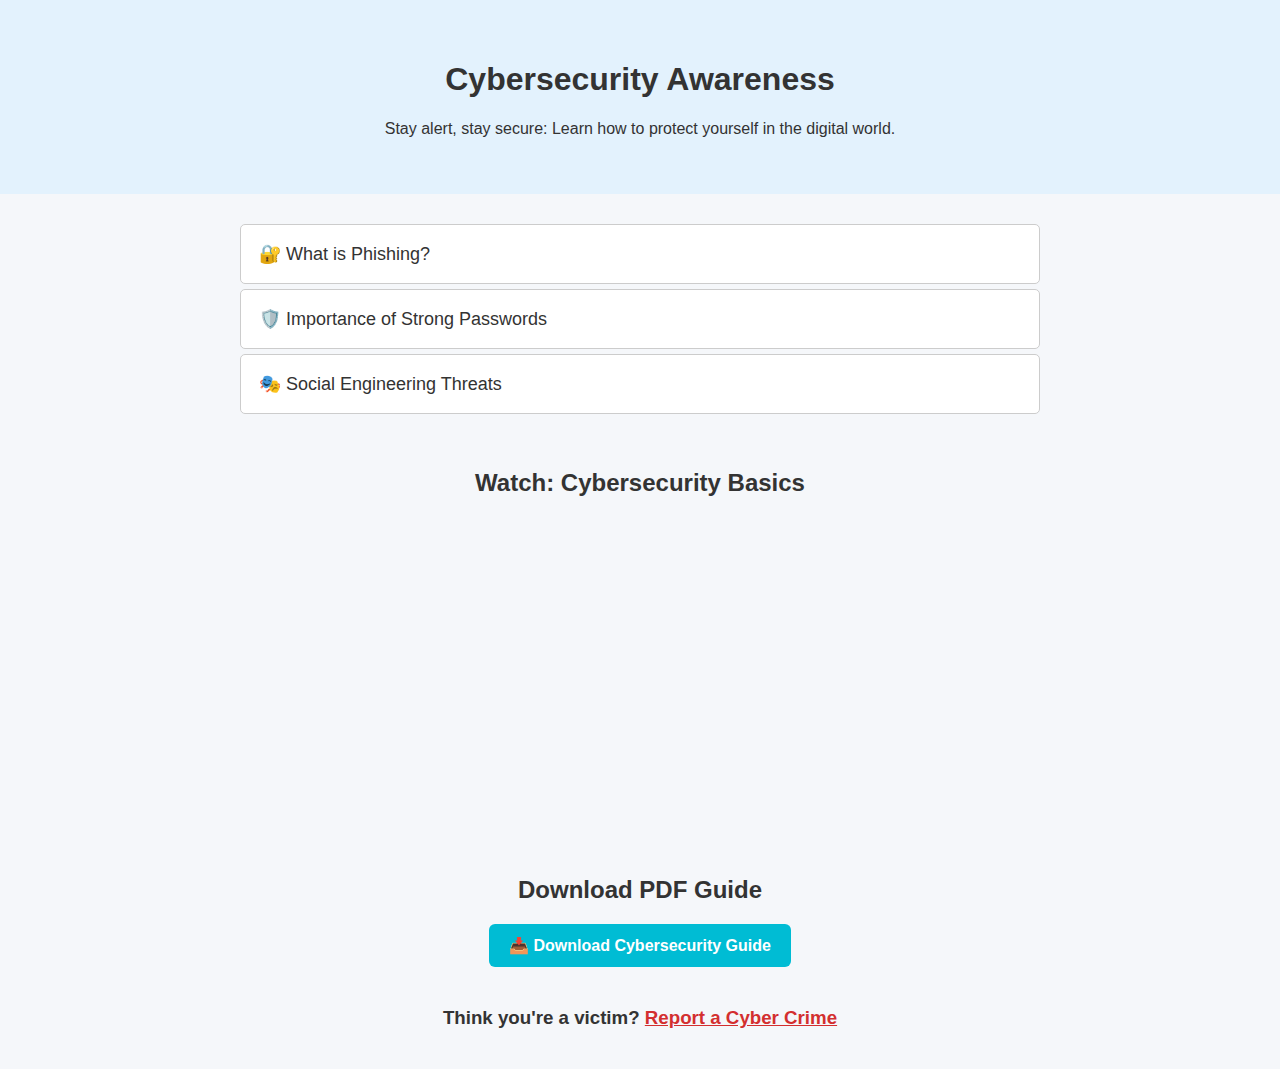
<file: Pact.html>
<!DOCTYPE html>
<html lang="en">
<head>
  <meta charset="UTF-8" />
  <meta name="viewport" content="width=device-width, initial-scale=1.0"/>
  <title>Cyber Awareness</title>
  <link rel="stylesheet" href="prac.css">
</head>
<body>

  <!-- <nav>
    <div class="logo">CyberSecure</div>
    <ul class="nav-links">
      <li><a href="index.html">Home</a></li>
      <li><a href="Report.html">Report</a></li>
      <li><a href="Blacklist.html">Blacklist</a></li>
      <li><a href="Learn.html">Learn</a></li>
      <li><a href="Login.html">Login</a></li>
      <li><a href="Register.html">Register</a></li>
      <li><a href="Awareness.html" class="active">Awareness</a></li>
    </ul>
  </nav> -->

  <header>
    <h1>Cybersecurity Awareness</h1>
    <p>Stay alert, stay secure: Learn how to protect yourself in the digital world.</p>
  </header>

  <section class="accordion-section">
    <button class="accordion">🔐 What is Phishing?</button>
    <div class="panel">
      <p>Phishing is a cybercrime where attackers trick users into providing sensitive information via fake emails or websites.</p>
    </div>

    <button class="accordion">🛡️ Importance of Strong Passwords</button>
    <div class="panel">
      <p>Use unique, complex passwords and a password manager to stay protected.</p>
    </div>

    <button class="accordion">🎭 Social Engineering Threats</button>
    <div class="panel">
      <p>Attackers manipulate human behavior to access confidential info. Be cautious of unsolicited contact.</p>
    </div>
  </section>

  <!-- <section class="video-section">
    <h2>Watch: Cybersecurity Basics</h2>
     <iframe width="560" height="315" 
      src="https://www.youtube.com/embed/Sgs4K2eAZhg" 
      title="Cyber Awareness" frameborder="0" 
      allowfullscreen></iframe>
  </section> -->

  <section class="video-section">
    <h2>Watch: Cybersecurity Basics</h2>
     <iframe width="560" height="315" 
      src="https://www.youtube.com/embed/e_CrzLvDHI8" 
      title="Cyber Awareness" frameborder="0" 
      allowfullscreen></iframe>
  </section>

  <section class="pdf-section">
    <h2>Download PDF Guide</h2>
    <a href="cyber_awareness.pdf" download class="pdf-btn">📥 Download Cybersecurity Guide</a>
  </section>

  <section class="cta-report">
    <h3>Think you're a victim? <a href="Report.html">Report a Cyber Crime</a></h3>
  </section>

  <script>
    const acc = document.getElementsByClassName("accordion");
    for (let i = 0; i < acc.length; i++) {
      acc[i].addEventListener("click", function () {
        this.classList.toggle("active");
        const panel = this.nextElementSibling;
        panel.style.display = panel.style.display === "block" ? "none" : "block";
      });
    }
  </script>

</body>
</html>
</file>
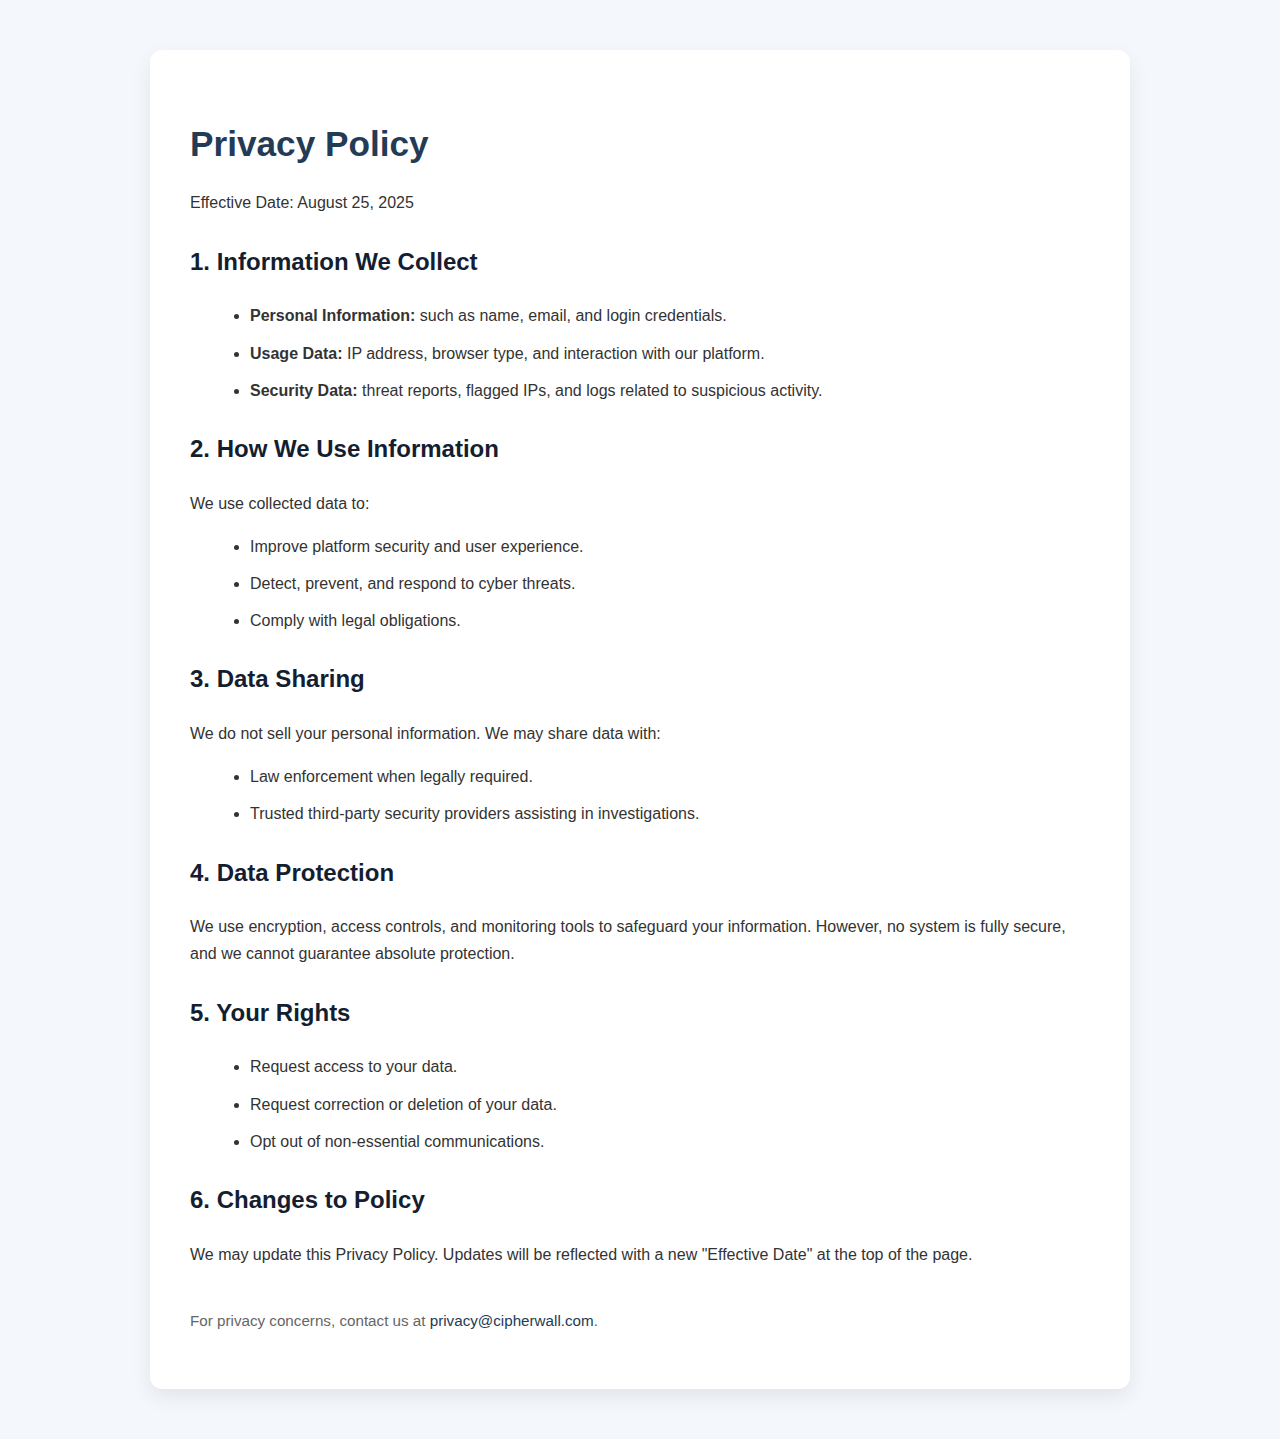
<file: privacy.html>
<!DOCTYPE html>
<html lang="en">
<head>
  <meta charset="UTF-8">
  <meta name="viewport" content="width=device-width, initial-scale=1.0">
  <title>CipherWall | Privacy Policy</title>
  <link rel="stylesheet" href="terms.css">
</head>
<body>
  <div class="container">
    <h1>Privacy Policy</h1>
    <p>Effective Date: August 25, 2025</p>

    <section>
      <h2>1. Information We Collect</h2>
      <ul>
        <li><strong>Personal Information:</strong> such as name, email, and login credentials.</li>
        <li><strong>Usage Data:</strong> IP address, browser type, and interaction with our platform.</li>
        <li><strong>Security Data:</strong> threat reports, flagged IPs, and logs related to suspicious activity.</li>
      </ul>
    </section>

    <section>
      <h2>2. How We Use Information</h2>
      <p>We use collected data to:</p>
      <ul>
        <li>Improve platform security and user experience.</li>
        <li>Detect, prevent, and respond to cyber threats.</li>
        <li>Comply with legal obligations.</li>
      </ul>
    </section>

    <section>
      <h2>3. Data Sharing</h2>
      <p>We do not sell your personal information. We may share data with:</p>
      <ul>
        <li>Law enforcement when legally required.</li>
        <li>Trusted third-party security providers assisting in investigations.</li>
      </ul>
    </section>

    <section>
      <h2>4. Data Protection</h2>
      <p>We use encryption, access controls, and monitoring tools to safeguard your information. However, no system is fully secure, and we cannot guarantee absolute protection.</p>
    </section>

    <section>
      <h2>5. Your Rights</h2>
      <ul>
        <li>Request access to your data.</li>
        <li>Request correction or deletion of your data.</li>
        <li>Opt out of non-essential communications.</li>
      </ul>
    </section>

    <section>
      <h2>6. Changes to Policy</h2>
      <p>We may update this Privacy Policy. Updates will be reflected with a new "Effective Date" at the top of the page.</p>
    </section>

    <p class="footer-note">For privacy concerns, contact us at <a href="mailto:privacy@cipherwall.com">privacy@cipherwall.com</a>.</p>
  </div>
</body>
</html>
</file>
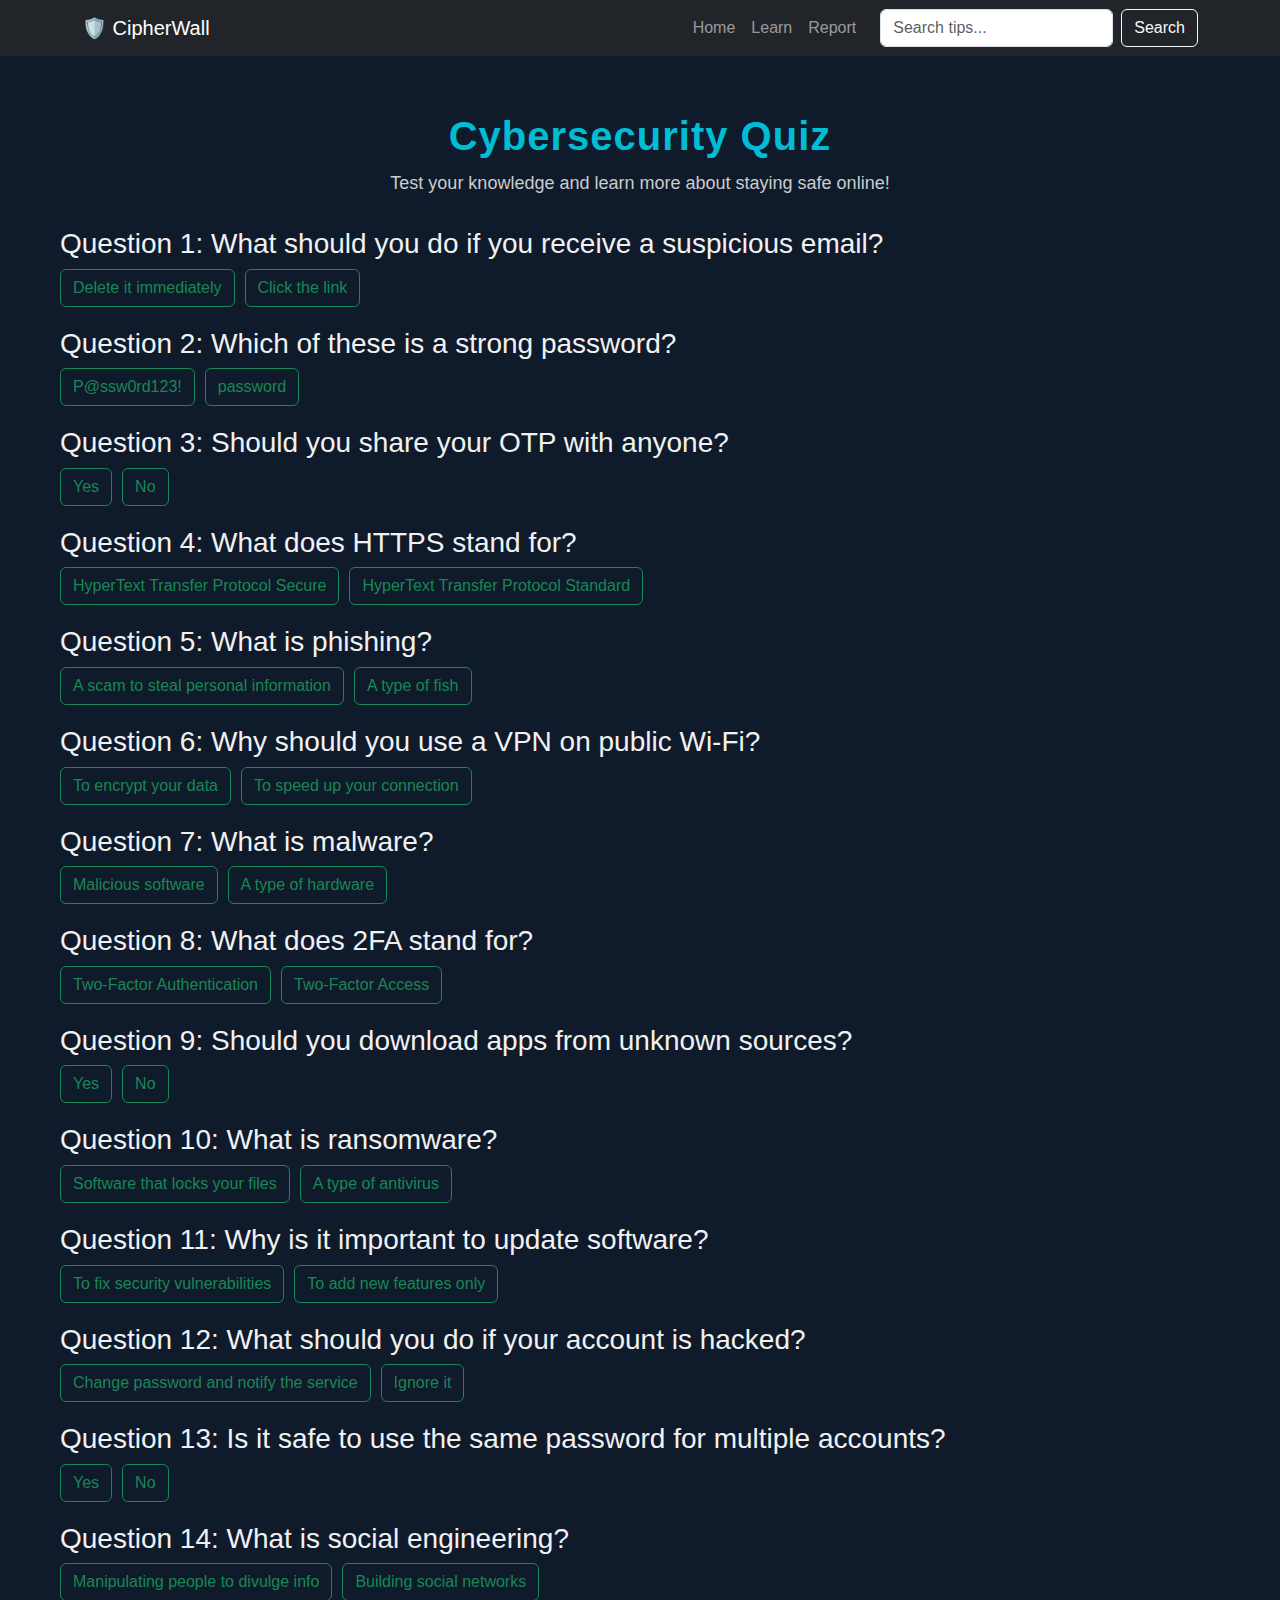
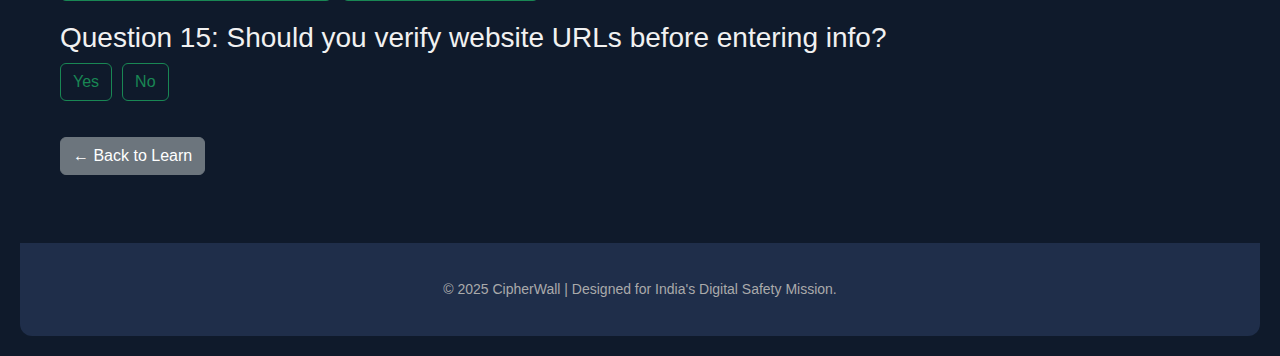
<file: quiz.html>
<!DOCTYPE html>
<html lang="en">
<head>
  <meta charset="UTF-8" />
  <meta name="viewport" content="width=device-width, initial-scale=1.0" />
  <meta name="description" content="Test your cybersecurity knowledge with our interactive quiz on CipherWall." />
  <meta name="keywords" content="cybersecurity quiz, phishing test, digital safety quiz" />
  <title>Cybersecurity Quiz - CipherWall</title>
  <link href="https://cdn.jsdelivr.net/npm/bootstrap@5.3.3/dist/css/bootstrap.min.css" rel="stylesheet">
  <link href="https://cdn.jsdelivr.net/npm/bootstrap-icons@1.10.5/font/bootstrap-icons.css" rel="stylesheet">
  <link rel="stylesheet" href="Learn.css" />
  <style>
    ::selection {
      background-color: #1f2e4a;
      color: #fff;
    }
    .quiz-question { margin-bottom: 20px; }
    .quiz-options { display: flex; gap: 10px; flex-wrap: wrap; }
    .quiz-result { margin-top: 20px; font-weight: bold; }
  </style>
</head>
<body>
  <!-- Bootstrap Navbar -->
  <nav class="navbar navbar-expand-lg navbar-dark bg-dark fixed-top">
    <div class="container">
      <a class="navbar-brand" href="index.html" data-bs-toggle="tooltip" data-bs-placement="bottom" title="Back to Home">🛡️ CipherWall</a>
      <button class="navbar-toggler" type="button" data-bs-toggle="collapse" data-bs-target="#navbarNav" aria-label="Toggle navigation">
        <span class="navbar-toggler-icon"></span>
      </button>
      <div class="collapse navbar-collapse justify-content-end" id="navbarNav">
        <ul class="navbar-nav">
          <li class="nav-item"><a class="nav-link" href="index.html">Home</a></li>
          <li class="nav-item"><a class="nav-link" href="Learn.html">Learn</a></li>
          <li class="nav-item"><a class="nav-link" href="Report.html">Report</a></li>
        </ul>
        <form class="d-flex ms-3" role="search">
          <input class="form-control me-2" type="search" placeholder="Search tips..." aria-label="Search">
          <button class="btn btn-outline-light" type="submit">Search</button>
        </form>
      </div>
    </div>
  </nav>
  <br><br><br>
  <div class="awareness-container">
    <h1 class="hidden">Cybersecurity Quiz</h1>
    <p class="intro hidden">Test your knowledge and learn more about staying safe online!</p>

    <div class="quiz-container hidden">
      <div class="quiz-question">
        <h3>Question 1: What should you do if you receive a suspicious email?</h3>
        <div class="quiz-options">
          <button class="btn btn-outline-success" onclick="checkAnswer(1, true)">Delete it immediately</button>
          <button class="btn btn-outline-success" onclick="checkAnswer(1, false)">Click the link</button>
        </div>
      </div>
      <div class="quiz-result" id="result1"></div>

      <div class="quiz-question">
        <h3>Question 2: Which of these is a strong password?</h3>
        <div class="quiz-options">
          <button class="btn btn-outline-success" onclick="checkAnswer(2, true)">P@ssw0rd123!</button>
          <button class="btn btn-outline-success" onclick="checkAnswer(2, false)">password</button>
        </div>
      </div>
      <div class="quiz-result" id="result2"></div>

      <div class="quiz-question">
        <h3>Question 3: Should you share your OTP with anyone?</h3>
        <div class="quiz-options">
          <button class="btn btn-outline-success" onclick="checkAnswer(3, false)">Yes</button>
          <button class="btn btn-outline-success" onclick="checkAnswer(3, true)">No</button>
        </div>
      </div>
      <div class="quiz-result" id="result3"></div>

      <div class="quiz-question">
        <h3>Question 4: What does HTTPS stand for?</h3>
        <div class="quiz-options">
          <button class="btn btn-outline-success" onclick="checkAnswer(4, true)">HyperText Transfer Protocol Secure</button>
          <button class="btn btn-outline-success" onclick="checkAnswer(4, false)">HyperText Transfer Protocol Standard</button>
        </div>
      </div>
      <div class="quiz-result" id="result4"></div>

      <div class="quiz-question">
        <h3>Question 5: What is phishing?</h3>
        <div class="quiz-options">
          <button class="btn btn-outline-success" onclick="checkAnswer(5, true)">A scam to steal personal information</button>
          <button class="btn btn-outline-success" onclick="checkAnswer(5, false)">A type of fish</button>
        </div>
      </div>
      <div class="quiz-result" id="result5"></div>

      <div class="quiz-question">
        <h3>Question 6: Why should you use a VPN on public Wi-Fi?</h3>
        <div class="quiz-options">
          <button class="btn btn-outline-success" onclick="checkAnswer(6, true)">To encrypt your data</button>
          <button class="btn btn-outline-success" onclick="checkAnswer(6, false)">To speed up your connection</button>
        </div>
      </div>
      <div class="quiz-result" id="result6"></div>

      <div class="quiz-question">
        <h3>Question 7: What is malware?</h3>
        <div class="quiz-options">
          <button class="btn btn-outline-success" onclick="checkAnswer(7, true)">Malicious software</button>
          <button class="btn btn-outline-success" onclick="checkAnswer(7, false)">A type of hardware</button>
        </div>
      </div>
      <div class="quiz-result" id="result7"></div>

      <div class="quiz-question">
        <h3>Question 8: What does 2FA stand for?</h3>
        <div class="quiz-options">
          <button class="btn btn-outline-success" onclick="checkAnswer(8, true)">Two-Factor Authentication</button>
          <button class="btn btn-outline-success" onclick="checkAnswer(8, false)">Two-Factor Access</button>
        </div>
      </div>
      <div class="quiz-result" id="result8"></div>

      <div class="quiz-question">
        <h3>Question 9: Should you download apps from unknown sources?</h3>
        <div class="quiz-options">
          <button class="btn btn-outline-success" onclick="checkAnswer(9, false)">Yes</button>
          <button class="btn btn-outline-success" onclick="checkAnswer(9, true)">No</button>
        </div>
      </div>
      <div class="quiz-result" id="result9"></div>

      <div class="quiz-question">
        <h3>Question 10: What is ransomware?</h3>
        <div class="quiz-options">
          <button class="btn btn-outline-success" onclick="checkAnswer(10, true)">Software that locks your files</button>
          <button class="btn btn-outline-success" onclick="checkAnswer(10, false)">A type of antivirus</button>
        </div>
      </div>
      <div class="quiz-result" id="result10"></div>

      <div class="quiz-question">
        <h3>Question 11: Why is it important to update software?</h3>
        <div class="quiz-options">
          <button class="btn btn-outline-success" onclick="checkAnswer(11, true)">To fix security vulnerabilities</button>
          <button class="btn btn-outline-success" onclick="checkAnswer(11, false)">To add new features only</button>
        </div>
      </div>
      <div class="quiz-result" id="result11"></div>

      <div class="quiz-question">
        <h3>Question 12: What should you do if your account is hacked?</h3>
        <div class="quiz-options">
          <button class="btn btn-outline-success" onclick="checkAnswer(12, true)">Change password and notify the service</button>
          <button class="btn btn-outline-success" onclick="checkAnswer(12, false)">Ignore it</button>
        </div>
      </div>
      <div class="quiz-result" id="result12"></div>

      <div class="quiz-question">
        <h3>Question 13: Is it safe to use the same password for multiple accounts?</h3>
        <div class="quiz-options">
          <button class="btn btn-outline-success" onclick="checkAnswer(13, false)">Yes</button>
          <button class="btn btn-outline-success" onclick="checkAnswer(13, true)">No</button>
        </div>
      </div>
      <div class="quiz-result" id="result13"></div>

      <div class="quiz-question">
        <h3>Question 14: What is social engineering?</h3>
        <div class="quiz-options">
          <button class="btn btn-outline-success" onclick="checkAnswer(14, true)">Manipulating people to divulge info</button>
          <button class="btn btn-outline-success" onclick="checkAnswer(14, false)">Building social networks</button>
        </div>
      </div>
      <div class="quiz-result" id="result14"></div>

      <div class="quiz-question">
        <h3>Question 15: Should you verify website URLs before entering info?</h3>
        <div class="quiz-options">
          <button class="btn btn-outline-success" onclick="checkAnswer(15, true)">Yes</button>
          <button class="btn btn-outline-success" onclick="checkAnswer(15, false)">No</button>
        </div>
      </div>
      <div class="quiz-result" id="result15"></div>
    </div>

    <a href="Learn.html" class="btn btn-secondary mt-3">← Back to Learn</a>
  </div>
  <footer class="footer mt-5">
    <div class="container text-center py-3">
      &copy; 2025 CipherWall | Designed for India's Digital Safety Mission.
    </div>
  </footer>
  <script src="https://cdn.jsdelivr.net/npm/bootstrap@5.3.3/dist/js/bootstrap.bundle.min.js"></script>
  <script>
    // Initialize tooltips
    var tooltipTriggerList = [].slice.call(document.querySelectorAll('[data-bs-toggle="tooltip"]'));
    var tooltipList = tooltipTriggerList.map(function (tooltipTriggerEl) {
      return new bootstrap.Tooltip(tooltipTriggerEl);
    });

    // Functional search bar
    document.querySelector('form[role="search"]').addEventListener('submit', function(e) {
      e.preventDefault();
      const query = this.querySelector('input[type="search"]').value.toLowerCase();
      const questions = document.querySelectorAll('.quiz-question');
      questions.forEach(q => {
        const text = q.textContent.toLowerCase();
        q.style.display = text.includes(query) ? 'block' : 'none';
      });
      if (query === '') {
        questions.forEach(q => q.style.display = 'block');
      }
    });

    // Quiz functionality
    function checkAnswer(question, isCorrect) {
      const resultId = 'result' + question;
      const resultDiv = document.getElementById(resultId);
      if (isCorrect) {
        resultDiv.innerHTML = '<span class="text-success">Correct! Well done.</span>';
      } else {
        resultDiv.innerHTML = '<span class="text-danger">Wrong! Remember to stay vigilant.</span>';
      }
    }

    // Reveal animation
    function revealOnScroll() {
      const reveals = document.querySelectorAll('.hidden');
      for (let i = 0; i < reveals.length; i++) {
        const windowHeight = window.innerHeight;
        const elementTop = reveals[i].getBoundingClientRect().top;
        const elementVisible = 120;
        if (elementTop < windowHeight - elementVisible) {
          reveals[i].classList.add('show');
        } else {
          reveals[i].classList.remove('show');
        }
      }
    }
    window.addEventListener('scroll', revealOnScroll);
    window.addEventListener('DOMContentLoaded', revealOnScroll);
  </script>
</body>
</html>
</file>
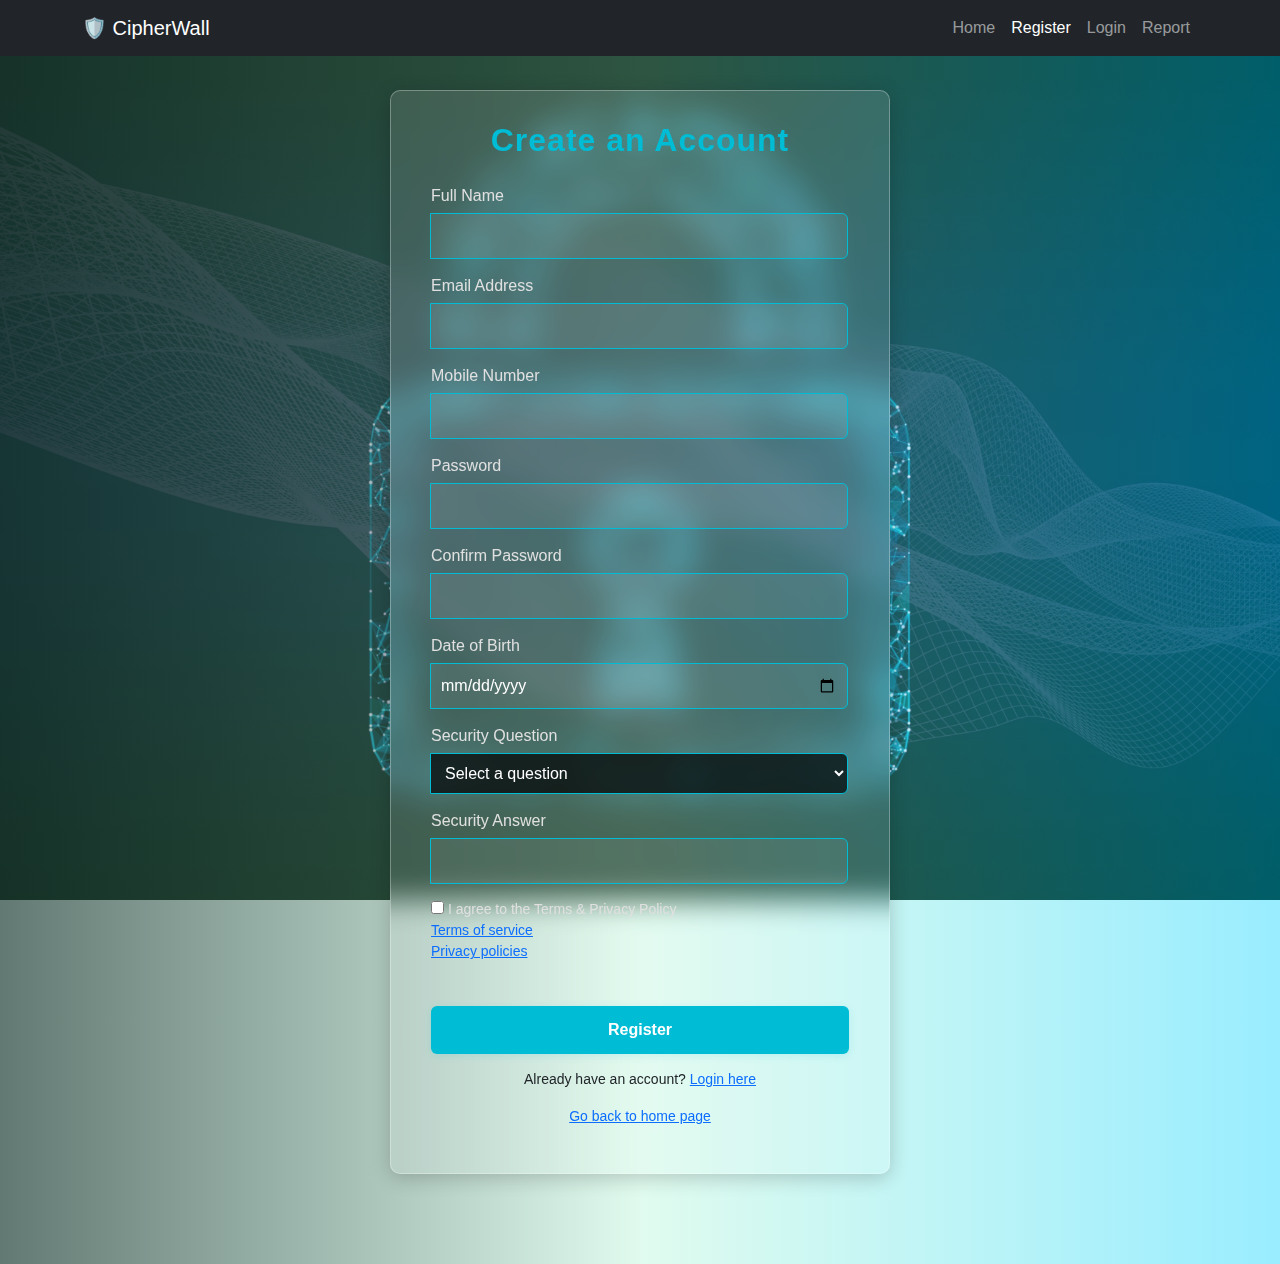
<file: Resgister.html>
<!DOCTYPE html>
<html lang="en">
<head>
  <meta charset="UTF-8" />
  <meta name="viewport" content="width=device-width, initial-scale=1.0"/>
  <title>Register - CipherWall Portal</title>
  <link href="https://cdn.jsdelivr.net/npm/bootstrap@5.3.3/dist/css/bootstrap.min.css" rel="stylesheet">
  <link rel="stylesheet" href="register.css" />
  <script src="https://www.google.com/recaptcha/api.js" async defer></script>
</head>
<body>
  <!-- Bootstrap Navbar -->
  <nav class="navbar navbar-expand-lg navbar-dark bg-dark fixed-top">
    <div class="container">
      <a class="navbar-brand" href="#">🛡️ CipherWall </a>
      <button class="navbar-toggler" type="button" data-bs-toggle="collapse" data-bs-target="#navbarNav">
        <span class="navbar-toggler-icon"></span>
      </button>
      <div class="collapse navbar-collapse justify-content-end" id="navbarNav">
        <ul class="navbar-nav">
          <li class="nav-item">
            <a class="nav-link" href="index.html">Home</a>
          </li>
          <li class="nav-item">
            <a class="nav-link active" href="#">Register</a>
          </li>
          <li class="nav-item">
            <a class="nav-link" href="Login.html">Login</a>
          </li>
           <li class="nav-item">
            <a class="nav-link" href="Report.html">Report</a>
          </li>
        </ul>
      </div>
    </div>
  </nav>

  <!-- Registration Form -->
  <div class="register-container">
    <h2>Create an Account</h2>
    <form action="register.php" method="POST">
      <div class="input-group">
        <label for="name">Full Name</label>
        <input type="text" id="name" name="name" required />
      </div>
      <div class="input-group">
        <label for="email">Email Address</label>
        <input type="email" id="email" name="email" required />
      </div>
      <div class="input-group">
        <label for="mobile">Mobile Number</label>
        <input type="tel" id="mobile" name="mobile" required />
      </div>
      <div class="input-group">
        <label for="password">Password</label>
        <input type="password" id="password" name="password" required />
      </div>
      <div class="input-group">
        <label for="confirm_password">Confirm Password</label>
        <input type="password" id="confirm_password" name="confirm_password" required />
      </div>
      <div class="input-group">
        <label for="dob">Date of Birth</label>
        <input type="date" id="dob" name="dob" />
      </div>
      <div class="input-group">
        <label for="security_question">Security Question</label>
        <select id="security_question" name="security_question">
          <option value="">Select a question</option>
          <option value="pet">What is your pet's name?</option>
          <option value="school">What is your school name?</option>
          <option value="city">In which city were you born?</option>
        </select>
      </div>
      <div class="input-group">
        <label for="security_answer">Security Answer</label>
        <input type="text" id="security_answer" name="security_answer" required />
      </div>
      <div class="checkbox-group">
        <label>
          <input type="checkbox" required name="agree_terms" />
          I agree to the Terms & Privacy Policy <br>
          <a href="terms.html">Terms of service</a><br>
          <a href="privacy.html">Privacy policies</a>
        </label>
      </div>
      <div class="g-recaptcha" data-sitekey="6LcSA5krAAAAAAZeyDmcPojsod5KRkb1_G0gwYeI"></div><br>
      <button type="submit" name="submit" class="btn-animated">Register</button>
      <p class="login-link">Already have an account? <a href="Login.html">Login here</a></p>
      <p class="homepagelink"><a href="index.html">Go back to home page</a></p>
    </form>
  </div>

  <!-- Bootstrap JS -->
  <script src="https://cdn.jsdelivr.net/npm/bootstrap@5.3.3/dist/js/bootstrap.bundle.min.js"></script>
  <script>
    // Button bounce animation
    document.querySelectorAll('.btn-animated').forEach(btn => {
      btn.addEventListener('mouseenter', function () {
        this.classList.add('bounce');
      });
      btn.addEventListener('animationend', function () {
        this.classList.remove('bounce');
      });
    });

    // Input glow effect
    document.querySelectorAll('.input-group input, .input-group select').forEach(input => {
      input.addEventListener('focus', function () {
        this.classList.add('glow');
      });
      input.addEventListener('blur', function () {
        this.classList.remove('glow');
      });
    });
  </script>
</body>
</html>
</file>
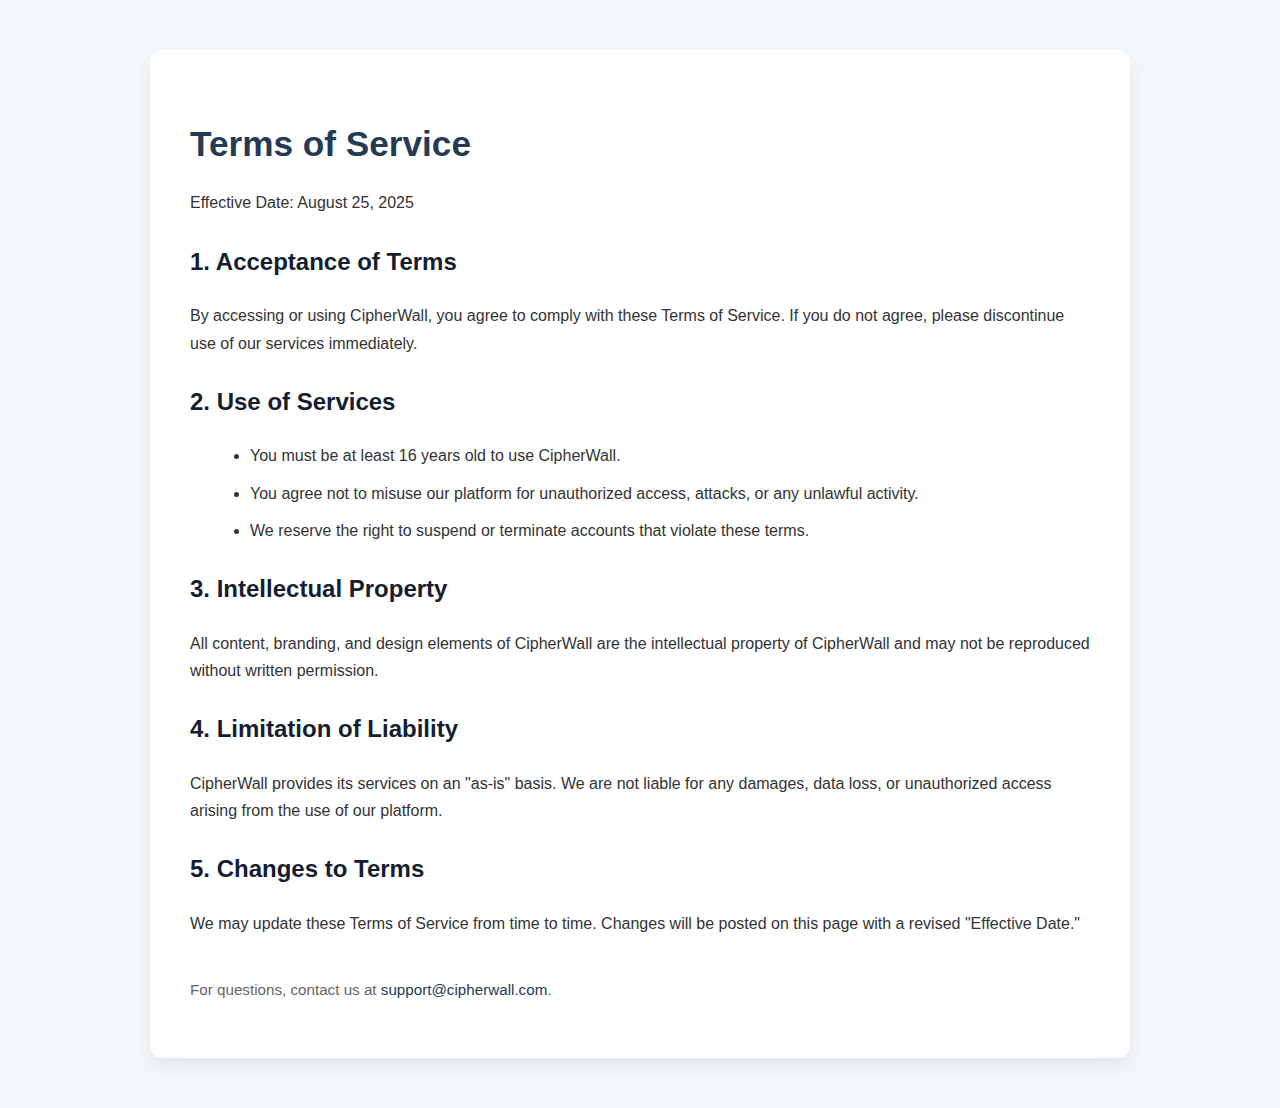
<file: terms.html>
<!DOCTYPE html>
<html lang="en">
<head>
  <meta charset="UTF-8">
  <meta name="viewport" content="width=device-width, initial-scale=1.0">
  <title>CipherWall | Terms of Service</title>
  <link rel="stylesheet" href="terms.css">
</head>
<body>
  <div class="container">
    <h1>Terms of Service</h1>
    <p>Effective Date: August 25, 2025</p>

    <section>
      <h2>1. Acceptance of Terms</h2>
      <p>By accessing or using CipherWall, you agree to comply with these Terms of Service. If you do not agree, please discontinue use of our services immediately.</p>
    </section>

    <section>
      <h2>2. Use of Services</h2>
      <ul>
        <li>You must be at least 16 years old to use CipherWall.</li>
        <li>You agree not to misuse our platform for unauthorized access, attacks, or any unlawful activity.</li>
        <li>We reserve the right to suspend or terminate accounts that violate these terms.</li>
      </ul>
    </section>

    <section>
      <h2>3. Intellectual Property</h2>
      <p>All content, branding, and design elements of CipherWall are the intellectual property of CipherWall and may not be reproduced without written permission.</p>
    </section>

    <section>
      <h2>4. Limitation of Liability</h2>
      <p>CipherWall provides its services on an "as-is" basis. We are not liable for any damages, data loss, or unauthorized access arising from the use of our platform.</p>
    </section>

    <section>
      <h2>5. Changes to Terms</h2>
      <p>We may update these Terms of Service from time to time. Changes will be posted on this page with a revised "Effective Date."</p>
    </section>

    <p class="footer-note">For questions, contact us at <a href="mailto:support@cipherwall.com">support@cipherwall.com</a>.</p>
  </div>
</body>
</html>
</file>
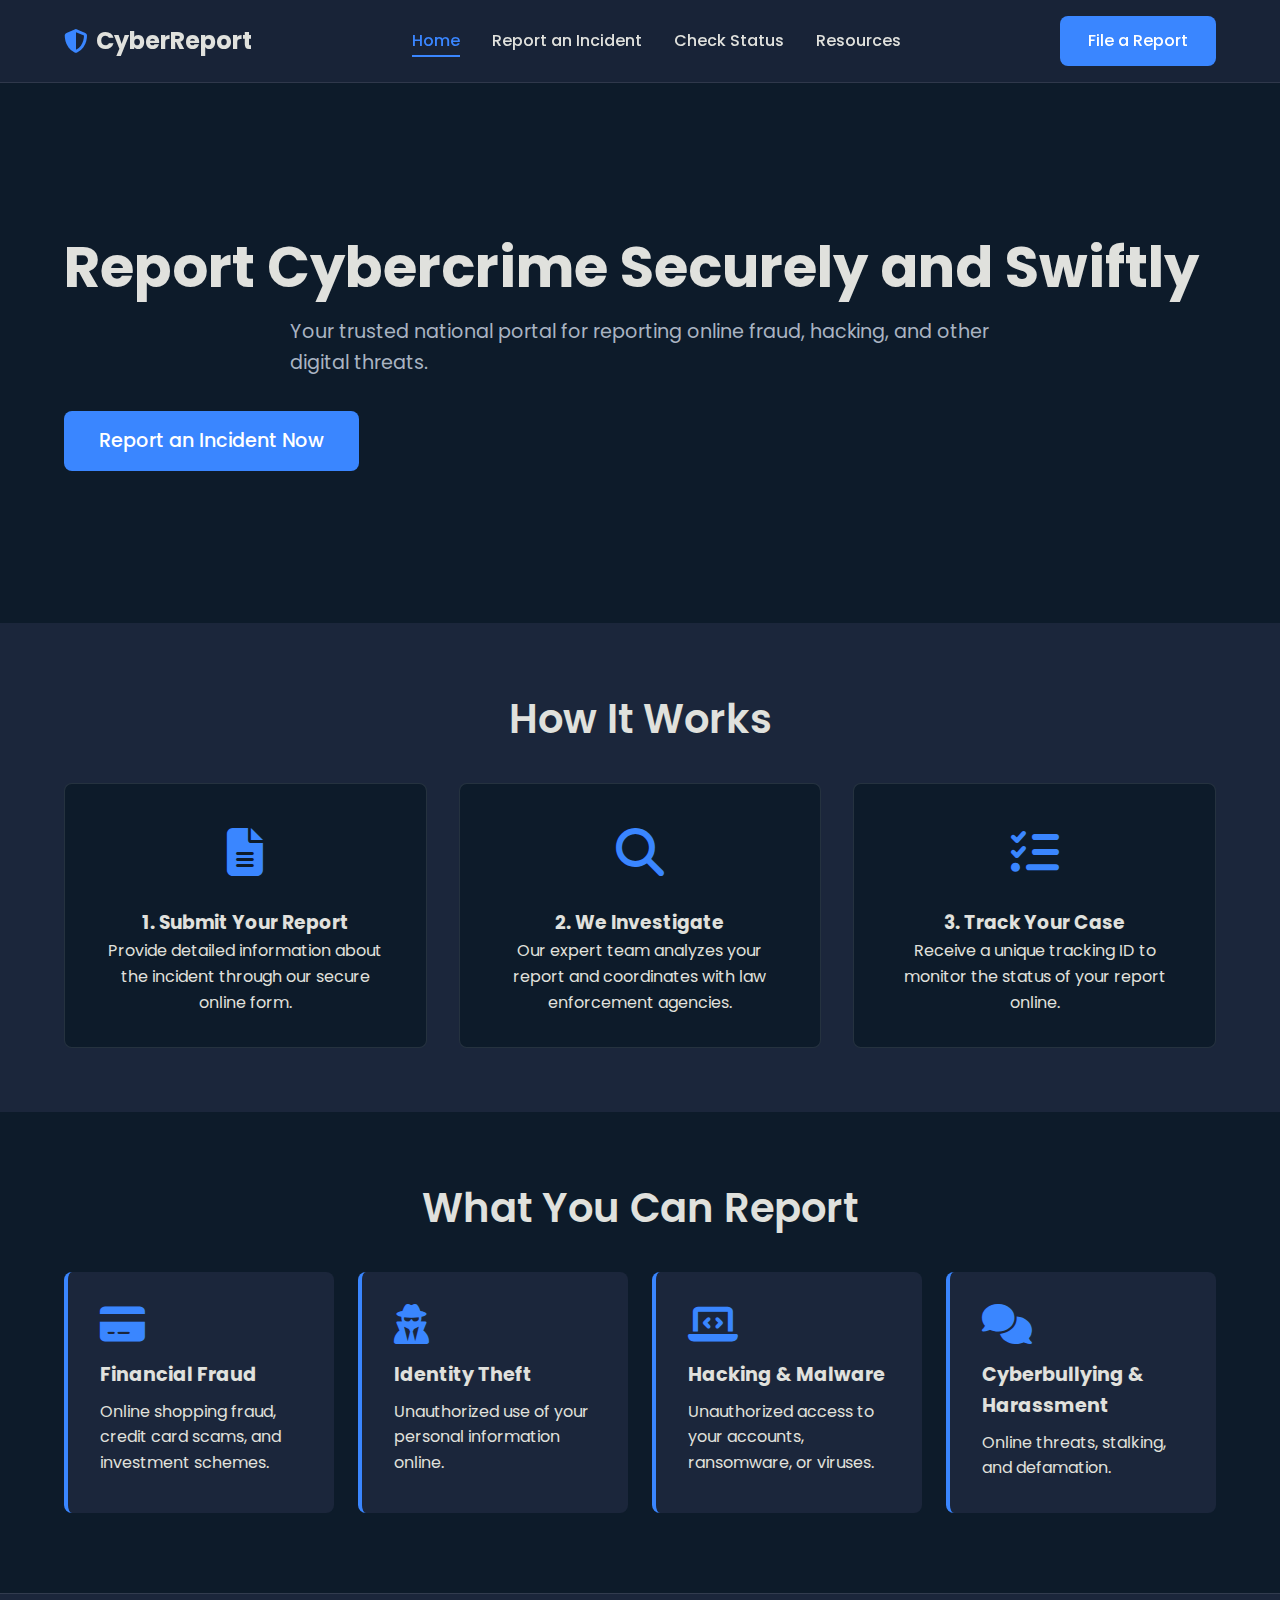
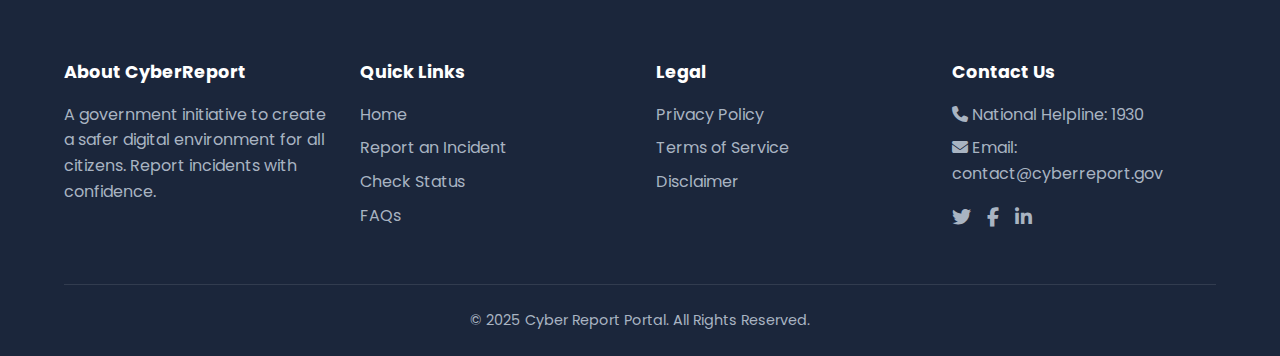
<file: test.html>
<!DOCTYPE html>
<html lang="en">
<head>
    <meta charset="UTF-8">
    <meta name="viewport" content="width=device-width, initial-scale=1.0">
    <title>Cyber Report Portal - Official</title>
    <link rel="stylesheet" href="test.css">
    <link rel="preconnect" href="https://fonts.googleapis.com">
    <link rel="preconnect" href="https://fonts.gstatic.com" crossorigin>
    <link href="https://fonts.googleapis.com/css2?family=Poppins:wght@400;500;600;700&display=swap" rel="stylesheet">
    <link rel="stylesheet" href="https://cdnjs.cloudflare.com/ajax/libs/font-awesome/6.4.0/css/all.min.css">
</head>
<body>

    <header class="site-header">
        <div class="container">
            <div class="logo">
                <i class="fas fa-shield-halved"></i>
                <span>CyberReport</span>
            </div>
            <nav class="main-nav">
                <ul>
                    <li><a href="#" class="active">Home</a></li>
                    <li><a href="#">Report an Incident</a></li>
                    <li><a href="#">Check Status</a></li>
                    <li><a href="#">Resources</a></li>
                </ul>
            </nav>
            <a href="#" class="cta-button header-cta">File a Report</a>
            <button class="menu-toggle" aria-label="Open navigation menu">
                <i class="fas fa-bars"></i>
            </button>
        </div>
    </header>

    <main>
        <section class="hero-section">
            <div class="container text-center">
                <h1 class="hero-title">Report Cybercrime Securely and Swiftly</h1>
                <p class="hero-subtitle">Your trusted national portal for reporting online fraud, hacking, and other digital threats.</p>
                <a href="#" class="cta-button hero-cta">Report an Incident Now</a>
            </div>
        </section>

        <section class="how-it-works-section">
            <div class="container">
                <h2 class="section-title">How It Works</h2>
                <div class="steps-grid">
                    <div class="step-card">
                        <div class="step-icon"><i class="fas fa-file-alt"></i></div>
                        <h3>1. Submit Your Report</h3>
                        <p>Provide detailed information about the incident through our secure online form.</p>
                    </div>
                    <div class="step-card">
                        <div class="step-icon"><i class="fas fa-search"></i></div>
                        <h3>2. We Investigate</h3>
                        <p>Our expert team analyzes your report and coordinates with law enforcement agencies.</p>
                    </div>
                    <div class="step-card">
                        <div class="step-icon"><i class="fas fa-tasks"></i></div>
                        <h3>3. Track Your Case</h3>
                        <p>Receive a unique tracking ID to monitor the status of your report online.</p>
                    </div>
                </div>
            </div>
        </section>

        <section class="incident-types-section">
            <div class="container">
                <h2 class="section-title">What You Can Report</h2>
                <div class="incident-grid">
                    <div class="incident-card">
                        <i class="fas fa-credit-card"></i>
                        <h4>Financial Fraud</h4>
                        <p>Online shopping fraud, credit card scams, and investment schemes.</p>
                    </div>
                    <div class="incident-card">
                        <i class="fas fa-user-secret"></i>
                        <h4>Identity Theft</h4>
                        <p>Unauthorized use of your personal information online.</p>
                    </div>
                    <div class="incident-card">
                        <i class="fas fa-laptop-code"></i>
                        <h4>Hacking & Malware</h4>
                        <p>Unauthorized access to your accounts, ransomware, or viruses.</p>
                    </div>
                    <div class="incident-card">
                        <i class="fas fa-comments"></i>
                        <h4>Cyberbullying & Harassment</h4>
                        <p>Online threats, stalking, and defamation.</p>
                    </div>
                </div>
            </div>
        </section>
    </main>

    <footer class="site-footer">
        <div class="container">
            <div class="footer-grid">
                <div class="footer-about">
                    <h4>About CyberReport</h4>
                    <p>A government initiative to create a safer digital environment for all citizens. Report incidents with confidence.</p>
                </div>
                <div class="footer-links">
                    <h4>Quick Links</h4>
                    <ul>
                        <li><a href="#">Home</a></li>
                        <li><a href="#">Report an Incident</a></li>
                        <li><a href="#">Check Status</a></li>
                        <li><a href="#">FAQs</a></li>
                    </ul>
                </div>
                <div class="footer-legal">
                    <h4>Legal</h4>
                    <ul>
                        <li><a href="#">Privacy Policy</a></li>
                        <li><a href="#">Terms of Service</a></li>
                        <li><a href="#">Disclaimer</a></li>
                    </ul>
                </div>
                <div class="footer-contact">
                    <h4>Contact Us</h4>
                    <p><i class="fas fa-phone"></i> National Helpline: 1930</p>
                    <p><i class="fas fa-envelope"></i> Email: contact@cyberreport.gov</p>
                    <div class="social-icons">
                        <a href="#" aria-label="Twitter"><i class="fab fa-twitter"></i></a>
                        <a href="#" aria-label="Facebook"><i class="fab fa-facebook-f"></i></a>
                        <a href="#" aria-label="LinkedIn"><i class="fab fa-linkedin-in"></i></a>
                    </div>
                </div>
            </div>
            <div class="footer-bottom">
                <p>&copy; 2025 Cyber Report Portal. All Rights Reserved.</p>
            </div>
        </div>
    </footer>

</body>
</html>
</file>
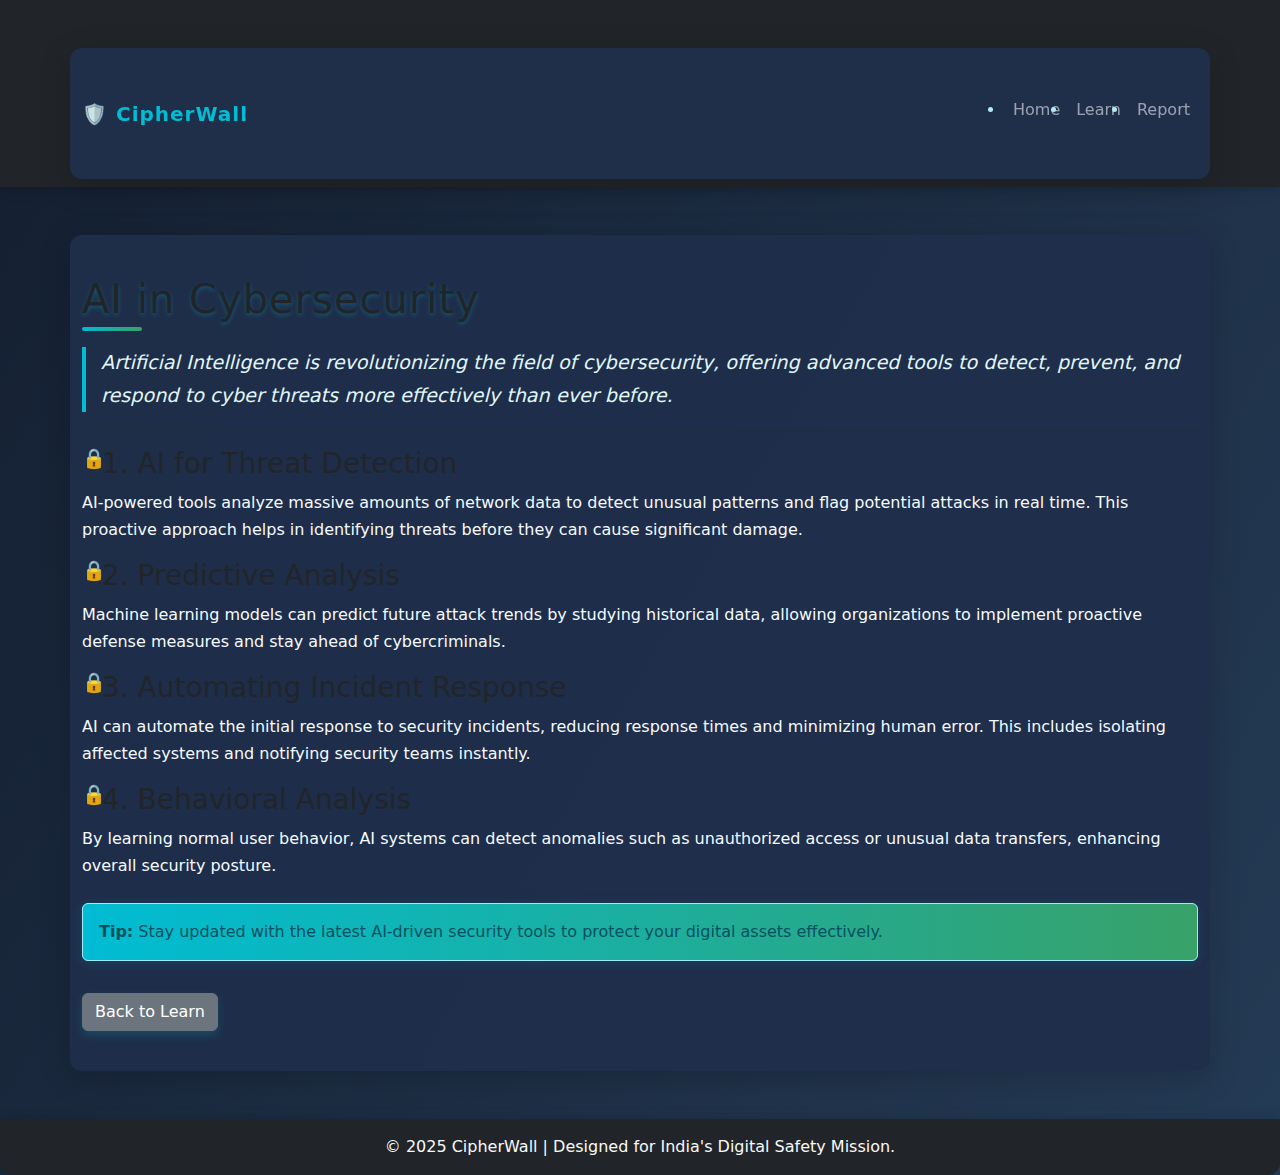
<file: articles/ai-cybersecurity.html>
<!DOCTYPE html>
<html lang="en">
<head>
    <meta charset="UTF-8">
    <link rel="stylesheet" href="ai-cybersecurity.css">
    <meta name="viewport" content="width=device-width, initial-scale=1.0">
    <title>AI in Cybersecurity - CyberSecure</title>
    <link href="https://cdn.jsdelivr.net/npm/bootstrap@5.3.3/dist/css/bootstrap.min.css" rel="stylesheet">
</head>
<body>
<nav class="navbar navbar-expand-lg navbar-dark bg-dark">
    <div class="container">
        <a class="navbar-brand" href="../index.html">🛡️ CipherWall</a>
        <button class="navbar-toggler" type="button" data-bs-toggle="collapse" data-bs-target="#navbarNav">
            <span class="navbar-toggler-icon"></span>
        </button>
        <div class="collapse navbar-collapse" id="navbarNav">
            <ul class="navbar-nav ms-auto">
                <li class="nav-item"><a class="nav-link" href="../index.html">Home</a></li>
                <li class="nav-item"><a class="nav-link" href="../Learn.html">Learn</a></li>
                <li class="nav-item"><a class="nav-link" href="../Report.html">Report</a></li>
            </ul>
        </div>
    </div>
</nav>

<div class="container my-5">
    <h1 class="mb-4">AI in Cybersecurity</h1>
    <p class="lead">
        Artificial Intelligence is revolutionizing the field of cybersecurity, offering advanced tools to detect, prevent, and respond to cyber threats more effectively than ever before.
    </p>
    <hr>

    <h3>1. AI for Threat Detection</h3>
    <p>AI-powered tools analyze massive amounts of network data to detect unusual patterns and flag potential attacks in real time. This proactive approach helps in identifying threats before they can cause significant damage.</p>

    <h3>2. Predictive Analysis</h3>
    <p>Machine learning models can predict future attack trends by studying historical data, allowing organizations to implement proactive defense measures and stay ahead of cybercriminals.</p>

    <h3>3. Automating Incident Response</h3>
    <p>AI can automate the initial response to security incidents, reducing response times and minimizing human error. This includes isolating affected systems and notifying security teams instantly.</p>

    <h3>4. Behavioral Analysis</h3>
    <p>By learning normal user behavior, AI systems can detect anomalies such as unauthorized access or unusual data transfers, enhancing overall security posture.</p>

    <div class="alert alert-info mt-4">
        <strong>Tip:</strong> Stay updated with the latest AI-driven security tools to protect your digital assets effectively.
    </div>

    <a href="../Learn.html" class="btn btn-secondary mt-3">Back to Learn</a>
</div>

<footer class="bg-dark text-light text-center py-3 mt-5">
    &copy; 2025 CipherWall | Designed for India's Digital Safety Mission.
</footer>

<script src="https://cdn.jsdelivr.net/npm/bootstrap@5.3.3/dist/js/bootstrap.bundle.min.js"></script>
</body>
</html>
</file>
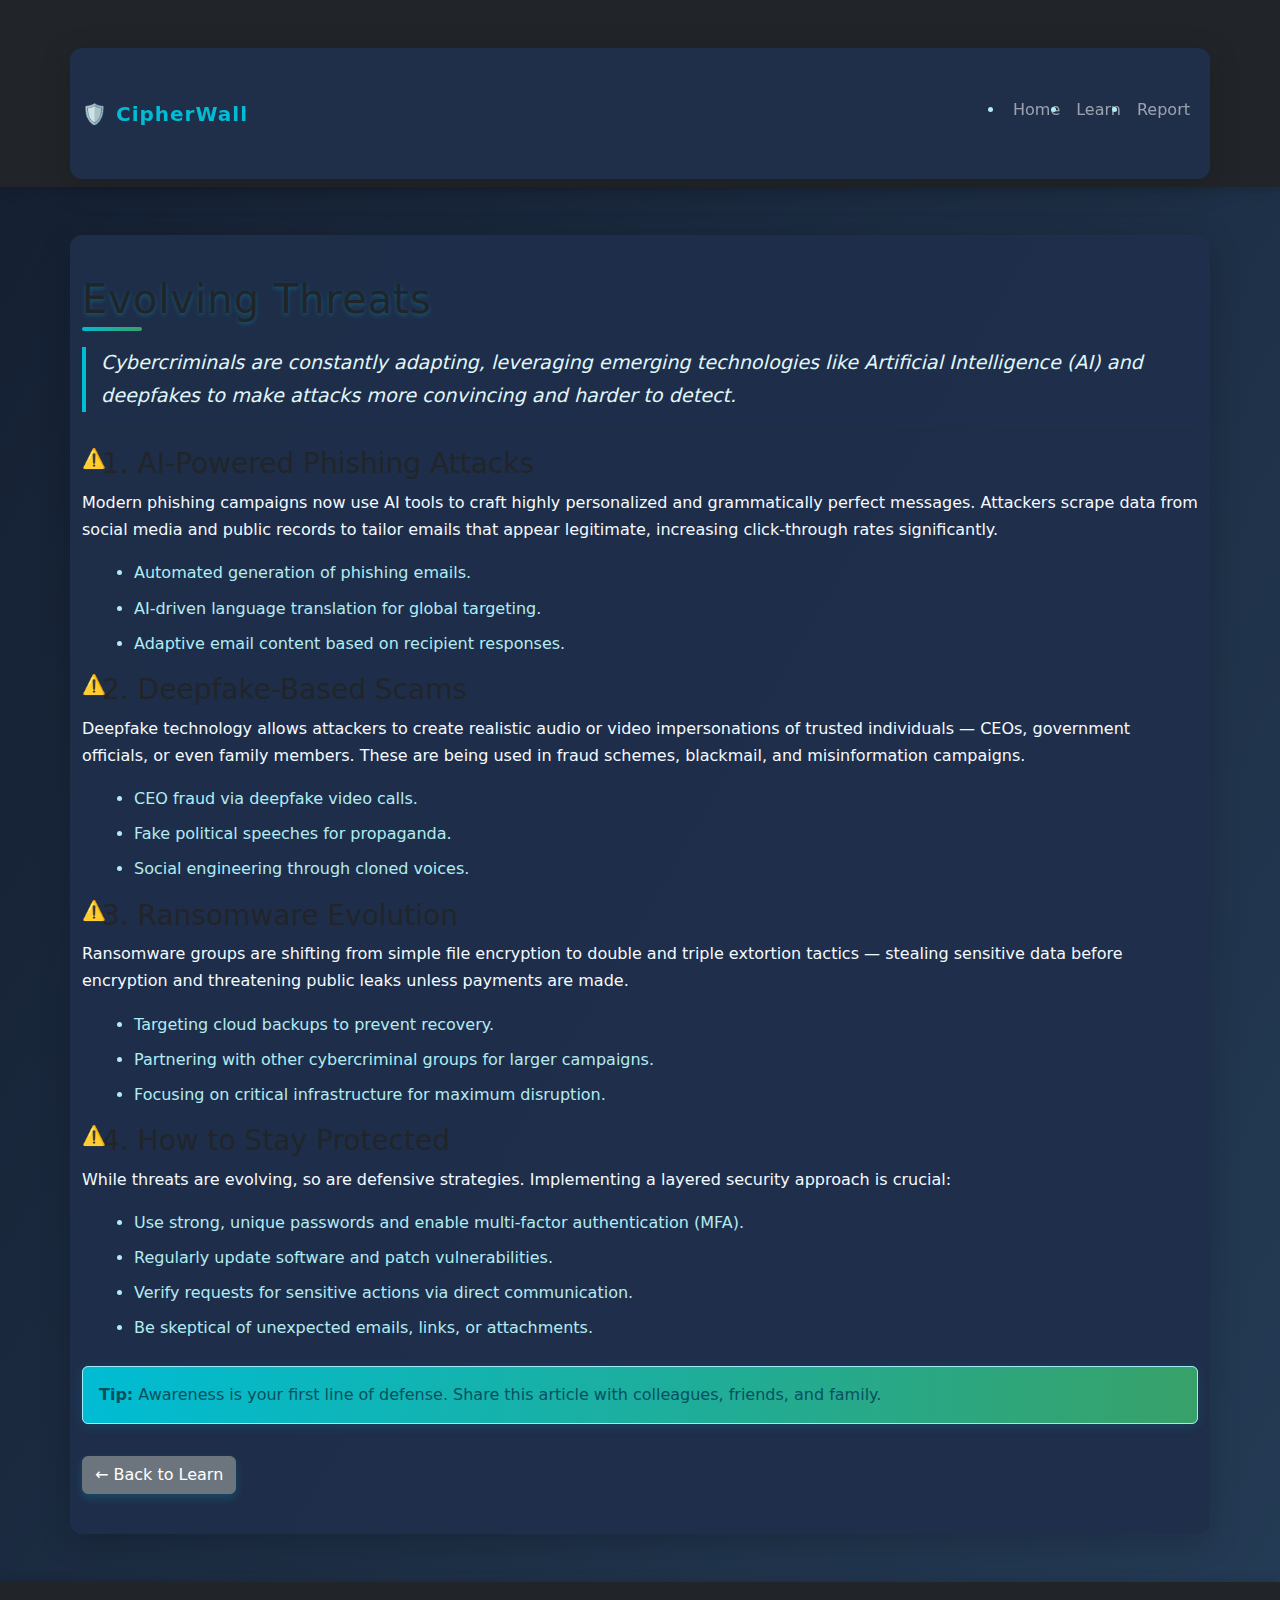
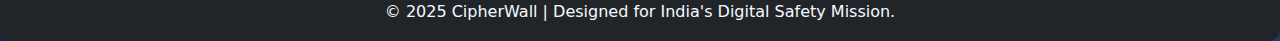
<file: articles/article1.html>
<!DOCTYPE html>
<html lang="en">
<head>
    <meta charset="UTF-8">
    <meta name="viewport" content="width=device-width, initial-scale=1.0">
    <link rel="stylesheet" href="article1.css">
    <title>Evolving Threats - CyberSecure</title>
    <link href="https://cdn.jsdelivr.net/npm/bootstrap@5.3.3/dist/css/bootstrap.min.css" rel="stylesheet">
</head>
<body>

<nav class="navbar navbar-expand-lg navbar-dark bg-dark">
    <div class="container">
        <a class="navbar-brand" href="../index.html">🛡️ CipherWall</a>
        <button class="navbar-toggler" type="button" data-bs-toggle="collapse" data-bs-target="#navbarNav">
            <span class="navbar-toggler-icon"></span>
        </button>
        <div class="collapse navbar-collapse" id="navbarNav">
            <ul class="navbar-nav ms-auto">
                <li class="nav-item"><a class="nav-link" href="../index.html">Home</a></li>
                <li class="nav-item"><a class="nav-link" href="../Learn.html">Learn</a></li>
                <li class="nav-item"><a class="nav-link" href="../Report.html">Report</a></li>
            </ul>
        </div>
    </div>
</nav>

<!-- Article Content -->
<div class="container my-5">
    <h1 class="mb-4">Evolving Threats</h1>
    <p class="lead">
        Cybercriminals are constantly adapting, leveraging emerging technologies like Artificial Intelligence (AI) and deepfakes to make attacks more convincing and harder to detect.
    </p>

    <hr>

    <h3>1. AI-Powered Phishing Attacks</h3>
    <p>
        Modern phishing campaigns now use AI tools to craft highly personalized and grammatically perfect messages. 
        Attackers scrape data from social media and public records to tailor emails that appear legitimate, increasing click-through rates significantly.
    </p>
    <ul>
        <li>Automated generation of phishing emails.</li>
        <li>AI-driven language translation for global targeting.</li>
        <li>Adaptive email content based on recipient responses.</li>
    </ul>

    <h3>2. Deepfake-Based Scams</h3>
    <p>
        Deepfake technology allows attackers to create realistic audio or video impersonations of trusted individuals — CEOs, government officials, or even family members.
        These are being used in fraud schemes, blackmail, and misinformation campaigns.
    </p>
    <ul>
        <li>CEO fraud via deepfake video calls.</li>
        <li>Fake political speeches for propaganda.</li>
        <li>Social engineering through cloned voices.</li>
    </ul>

    <h3>3. Ransomware Evolution</h3>
    <p>
        Ransomware groups are shifting from simple file encryption to double and triple extortion tactics — 
        stealing sensitive data before encryption and threatening public leaks unless payments are made.
    </p>
    <ul>
        <li>Targeting cloud backups to prevent recovery.</li>
        <li>Partnering with other cybercriminal groups for larger campaigns.</li>
        <li>Focusing on critical infrastructure for maximum disruption.</li>
    </ul>

    <h3>4. How to Stay Protected</h3>
    <p>
        While threats are evolving, so are defensive strategies. Implementing a layered security approach is crucial:
    </p>
    <ul>
        <li>Use strong, unique passwords and enable multi-factor authentication (MFA).</li>
        <li>Regularly update software and patch vulnerabilities.</li>
        <li>Verify requests for sensitive actions via direct communication.</li>
        <li>Be skeptical of unexpected emails, links, or attachments.</li>
    </ul>

    <div class="alert alert-info mt-4">
        <strong>Tip:</strong> Awareness is your first line of defense. Share this article with colleagues, friends, and family.
    </div>

    <a href="../Learn.html" class="btn btn-secondary mt-3">← Back to Learn</a>
</div>

<!-- Footer -->
<footer class="bg-dark text-light text-center py-3 mt-5">
    <p class="mb-0">&copy; 2025 CipherWall | Designed for India's Digital Safety Mission.</p>
</footer>

<script src="https://cdn.jsdelivr.net/npm/bootstrap@5.3.3/dist/js/bootstrap.bundle.min.js"></script>
</body>
</html>
</file>
<file: index.css>
body {
  margin: 0;
  font-family: 'Roboto', sans-serif;
  background-color: #0f172a;
  color: #ffffff;
  transition: background 0.5s, color 0.5s;
}


body.dark-mode {
  background-color: #121212;
  color: #f0f0f0;
}
 
nav {
  background-color: #1e293b;
  display: flex;
  justify-content: space-between;
  align-items: center;
  padding: 15px 30px;
  position: sticky;
  top: 0;
  z-index: 1000;
  transition: background 0.5s;
}

.navbar.dark-mode {
  background-color: #1e1e1e !important;
}

.card.dark-mode {
  background-color: #2a2a2a;
  color: #ffffff;
}

.btn123{
  align-items: center;
  justify-content: center;
  display: block;
  font-size: 30px;
}

.bt{
  margin-left: 700px;
}

.cyber{

  font-size: 25px;
}
.dk p{
  margin-left: 300px;
}


.logo .icon {
  fill: #0d6efd;
}

.logo {
  font-size: 24px;
  font-weight: bold;
  text-transform: uppercase;
  color: #00bcd4;
}

.nav-links {
  list-style: none;
  display: flex;
  margin: 0;
  padding: 0;
}

.nav-links li {
  margin: 0 15px;
}

.nav-links a {
  text-decoration: none;
  color: #e0e0e0;
  font-size: 16px;
  transition: 0.3s;
}

.nav-links a:hover,
.nav-links a.active {
  color: #38a169;
  border-bottom: 2px solid #38a169;
}

.menu-toggle {
  display: none;
  cursor: pointer;
  font-size: 24px;
  color: white;
}

@media (max-width: 768px) {
  .nav-links {
    flex-direction: column;
    background-color: #1e293b;
    width: 100%;
    display: none;
    padding: 20px 0;
  }

  .nav-links.active {
    display: flex;
  }

  .menu-toggle {
    display: block;
  }
}

.hero {
  text-align: center;
  padding: 60px 20px;
  background: linear-gradient(to top, #1a202c, #2d3748);
  font-weight: 600;
  color: #fff;
  transition: background 0.5s;
}

.hero h1 {
  font-size: 40px;
  margin-bottom: 20px;
}

.hero p {
  font-size: 18px;
  margin-bottom: 30px;
}

.cta-button {
  background-color: #38a169;
  color: #fff;
  padding: 12px 24px;
  font-weight: bold;
  border: none;
  border-radius: 5px;
  text-decoration: none;
  transition: background-color 0.3s ease, transform 0.3s ease;
  cursor: pointer;
  box-shadow: 0 4px 10px rgba(0,0,0,0.4);
}

.cta-button:hover,
.cta-button.pulse {
  background-color: #2f855a;
  transform: scale(1.07);
  box-shadow: 0 8px 20px rgba(56,161,105,0.2);
  animation: pulse 0.5s;
}

@keyframes pulse {
  0% { transform: scale(1); }
  50% { transform: scale(1.12); }
  100% { transform: scale(1.07); }
}

.about, .features, .contact, .work {
  text-align: center;
  padding: 60px 20px;
  max-width: 900px;
  margin: auto;
  font-weight: 600;
}

.work {
  background: linear-gradient(to right, #1a202c, #2d3748);
}

.work:hover {
  transform: translateY(-8px);
  box-shadow: 0 10px 20px rgba(0,0,0,0.2);
  transition: transform 0.3s ease, box-shadow 0.3s ease;
}

h1, h2, h3 {
  font-weight: 700;
  letter-spacing: 0.5px;
}

.about h2, .features h2, .contact h2, .work h2 {
  font-size: 32px;
  margin-bottom: 20px;
  color: #a0aec0;
}

.about p,
.features p,
.contact p,
.work p {
  font-size: 18px;
  color: #d1d5db;
  line-height: 1.6;
}

.feature-boxes {
  display: flex;
  justify-content: center;
  flex-wrap: wrap;
  gap: 30px;
  margin-top: 30px;
}

.feature {
  background-color: #1e293b;
  padding: 20px;
  border-radius: 10px;
  width: 250px;
  box-shadow: 0 4px 6px rgba(0,0,0,0.5);
  transition: all 0.3s ease;
}

.feature:hover {
  transform: translateY(-10px) scale(1.03);
  box-shadow: 0 12px 24px rgba(0,0,0,0.3);
}

.logo:hover .icon {
  transform: scale(1.1);
  transition: transform 0.2s ease-in-out;
}

.logo .icon {
  width: 18px;
  height: 18px;
  fill: #007bff; 
}

.icon{
    width: 14px;
  height: 14px;
  fill: #007bff;
  position: relative;
  top: -4px;
  /* vertical-align: super; */
  margin-left: 4px;
}
/* .bg-gradient { background: linear-gradient(to right, #1a202c, #2d3748); }
.sup-icon { width: 16px; height: 16px; fill: #007bff; vertical-align: super; margin-left: 4px; } */


.feature h3 {
  color: #00bcd4;
  margin-bottom: 10px;
}

footer {
  background-color: #0f172a;
  color: #aaa;
  text-align: center;
  padding: 20px 0;
  margin-top: 40px;
  font-size: 14px;
}

/* Animation */
.hidden {
  opacity: 0;
  transform: translateY(30px);
  transition: opacity 0.6s cubic-bezier(.77,0,.18,1), transform 0.6s cubic-bezier(.77,0,.18,1);
}

.show {
  opacity: 1;
  transform: translateY(0);
}

@media (max-width: 768px) {
  .feature-boxes {
    flex-direction: column;
    align-items: center;
  }
}

/* Card grid and cards */
.card-grid {
  display: grid;
  grid-template-columns: repeat(auto-fit, minmax(260px, 1fr));
  gap: 50px;
  margin-bottom: 40px; 
}

.card {
  background-color: #1f2e4a;
  border-left: 5px solid #00bcd4;
  padding: 20px;
  border-radius: 8px;
  box-shadow: 0 2px 8px rgba(0, 0, 0, 0.2);
  transition: transform 0.3s ease, box-shadow 0.3s ease;
}

.card:hover {
  transform: translateY(-8px);
  box-shadow: 0 8px 20px rgba(0, 255, 255, 0.2);
}

.card h2 {
  color: #ffffff;
  margin-bottom: 10px;
}

.card p {
  font-size: 16px;
  line-height: 1.5;
  color: #e0f7fa;
}

.card img {
  width: 100%;
  height: auto;
  display: block;
  border-top-left-radius: 12px;
  border-top-right-radius: 12px;
}

.card a {
  display: inline-block;
  margin-top: 10px;
  margin-right: 10px;
  text-decoration: none;
  padding: 6px 12px;
  color: #17a2b8;
  border: 1px solid #17a2b8;
  border-radius: 4px;
  transition: all 0.3s ease;
  font-size: 0.875rem;
}

.card a:hover {
  background-color: #17a2b8;
  color: #fff;
  text-decoration: none;
}

.cta-box {
  background-color: #112233;
  padding: 15px;
  text-align: center;
  border-radius: 6px;
  margin-top: 30px;
  font-size: 18px;
  box-shadow: 0 0 10px rgba(0, 188, 212, 0.3);
}

.cta-box a {
  color: #00bcd4;
  text-decoration: underline;
  font-weight: bold;
}

.cta-box:hover {
  color: #00bcd4;
  transform: translateY(-8px);
}
</file>
<file: Learn.css>
body {
  margin: 0;
  font-family: 'Segoe UI', Tahoma, Geneva, Verdana, sans-serif;
  background-color: #0f1a2b;
  color: #f1f1f1;
  padding: 20px;
}

.awareness-container {
  max-width: 1200px;
  margin: auto;
  padding: 20px;
}

.awareness-container h1 {
  text-align: center;
  color: #00bcd4;
  margin-bottom: 10px;
  font-weight: 700;
  letter-spacing: 1px;
}

.intro {
  text-align: center;
  font-size: 18px;
  margin-bottom: 30px;
  color: #cccccc;
}
 
.card-grid {
  display: grid;
  grid-template-columns: repeat(3, 1fr);
  gap: 40px;
  margin-bottom: 40px;
}

.card {
  background-color: #1f2e4a;
  border-left: 5px solid #00bcd4;
  padding: 20px;
  border-radius: 12px;
  box-shadow: 0 2px 8px rgba(0, 0, 0, 0.2);
  transition: transform 0.3s, box-shadow 0.3s;
  opacity: 1;
}

.card:hover {
  transform: translateY(-8px) scale(1.03);
  box-shadow: 0 8px 20px rgba(0, 255, 255, 0.2);
}

.card h2 {
  color: #ffffff;
  margin-bottom: 10px;
  font-size: 1.2rem;
  font-weight: 600;
}

.card p {
  font-size: 16px;
  line-height: 1.5;
  color: #e0f7fa;
}

.card img {
  width: 100%;
  height: auto;
  display: block;
  border-top-left-radius: 12px;
  border-top-right-radius: 12px;
  margin-bottom: 12px;
}

.card a {
  display: inline-block;
  margin-top: 10px;
  margin-right: 10px;
  text-decoration: none;
  padding: 6px 12px;
  color: #17a2b8;
  border: 1px solid #17a2b8;
  border-radius: 4px;
  transition: all 0.3s;
  font-size: 0.875rem;
  font-weight: 500;
}

.card a:hover,
.card a.pulse {
  background-color: #17a2b8;
  color: #fff;
  text-decoration: none;
  animation: pulse 0.5s;
}

@keyframes pulse {
  0% { transform: scale(1); }
  50% { transform: scale(1.12); }
  100% { transform: scale(1.07); }
}

.cta-box {
  background-color: #112233;
  padding: 15px;
  text-align: center;
  border-radius: 8px;
  margin-top: 30px;
  font-size: 18px;
  box-shadow: 0 0 10px rgba(0, 188, 212, 0.3);
  color: #fff;
  transition: box-shadow 0.3s, transform 0.3s;
}

.cta-box a {
  color: #00bcd4;
  text-decoration: underline;
  font-weight: bold;
}

.cta-box:hover,
.cta-box.pulse {
  color: #00bcd4;
  transform: translateY(-8px) scale(1.03);
  box-shadow: 0 8px 24px rgba(0, 188, 212, 0.3);
  animation: pulse 0.5s;
}

.footer {
  background-color: #1f2e4a;
  color: #aaa;
  text-align: center;
  padding: 20px 0;
  margin-top: 40px;
  font-size: 14px;
  border-radius: 0 0 12px 12px;
}

.hidden {
  opacity: 0;
  transform: translateY(30px);
  transition: opacity 0.6s cubic-bezier(.77,0,.18,1), transform 0.6s cubic-bezier(.77,0,.18,1);
}

.show {
  opacity: 1;
  transform: translateY(0);
}

@media (max-width: 992px) {
  .card-grid {
    grid-template-columns: repeat(2, 1fr);
    gap: 24px;
  }
}

@media (max-width: 768px) {
  .card-grid {
    grid-template-columns: 1fr;
    gap: 18px;
  }
  .awareness-container {
    padding: 10px;
  }
  .footer {
    font-size: 12px;
    padding: 12px 0;
  }
}
</file>
<file: loginstyle.css>
body {
   font-family: 'Segoe UI', sans-serif;
  background: linear-gradient(to right, #141e30, #243b55);
  background-attachment: fixed;
  background-size: cover;
  display: flex;
  justify-content: center;
  align-items: center;
  min-height: 100vh;
  margin: 0;
  padding: 40px 20px;
  color: white;
  padding-top: 70px;
  text-align: center;
 
  /* background-image: url('cyber-bg.jpg'), linear-gradient(to right, #141e30, #243b55); */
  /* background: linear-gradient(to right, #141e30, #243b55), url('cyber-bg.jpg'); */
  background: 
    linear-gradient(to right, rgba(31,64,55,0.7), rgba(153,242,200,0.3), rgba(0,210,255,0.4)),
    url('cyber-bg.jpg') no-repeat center center fixed;
  background-size: cover;
  background-size: cover;
  background-position: center;
  background-repeat: no-repeat;
}

.login-container {
  background: rgba(255, 255, 255, 0.10);
  backdrop-filter: blur(15px);
  border: 1px solid rgba(255, 255, 255, 0.3);
  padding: 30px 40px;
  border-radius: 10px;
  box-shadow: 0 4px 30px rgba(0, 0, 0, 0.2);
  width: 100%;
  max-width: 400px;
}

.login-container h2 {
  margin-bottom: 20px;
  color: #00bcd4;
  text-align: center;
  font-weight: 700;
  letter-spacing: 1px;
}

.input-group {
  margin-bottom: 15px;
}

.input-group label {
  display: block;
  margin-bottom: 5px;
  color: #e0e0e0;
}

.input-group input {
  width: 100%;
  padding: 10px;
  border: 1px solid #00bcd4;
  border-radius: 6px;
  font-size: 16px;
  background: rgba(255,255,255,0.07);
  color: #fff;
}

.input-group input:focus {
  outline: none;
  border-color: #38a169;
  background: rgba(0,188,212,0.07);
}

.options {
  display: flex;
  justify-content: space-between;
  align-items: center;
  margin-bottom: 20px;
  font-size: 14px;
}

.options a {
  text-decoration: none;
  color: #00bcd4;
}

button {
  width: 100%;
  padding: 12px;
  background-color: #00bcd4;
  color: white;
  font-size: 16px;
  border: none;
  border-radius: 6px;
  cursor: pointer;
  font-weight: 600;
  box-shadow: 0 2px 8px rgba(0,188,212,0.15);
  transition: background 0.3s, box-shadow 0.3s;
}

button:hover {
  background-color: #0097a7;
  box-shadow: 0 4px 16px rgba(0,188,212,0.25);
}

.register-link {
  text-align: center;
  margin-top: 20px;
  font-size: 14px;
}

.homepagelink {
  text-align: center;
  margin-top: 15px;
  font-size: 14px;
}

/* Responsive */
@media (max-width: 600px) {
  .login-container {
    padding: 20px 10px;
    max-width: 95vw;
  }
}
</file>
<file: prac.css>
body {
  font-family: 'Segoe UI', sans-serif;
  margin: 0;
  background-color: #f5f7fa;
  color: #333;
}

nav {
  background-color: #1f1f2e;
  display: flex;
  justify-content: space-between;
  padding: 10px 30px;
  align-items: center;
}

.logo {
  color: white;
  font-weight: bold;
  font-size: 22px;
  text-transform: uppercase;
}

.nav-links {
  list-style: none;
  display: flex;
  gap: 20px;
}

.nav-links li a {
  color: white;
  text-decoration: none;
  padding: 8px 12px;
  border-radius: 5px;
  transition: background 0.3s;
}

.nav-links li a:hover,
.nav-links li a.active {
  background-color: #00bcd4;
}

header {
  background: #e3f2fd;
  text-align: center;
  padding: 40px 20px;
}

.accordion-section {
  max-width: 800px;
  margin: 20px auto;
  padding: 10px;
}

.accordion {
  background-color: #ffffff;
  color: #333;
  cursor: pointer;
  padding: 18px;
  width: 100%;
  border: 1px solid #ccc;
  text-align: left;
  font-size: 18px;
  outline: none;
  transition: background-color 0.2s;
  margin-bottom: 5px;
  border-radius: 5px;
}

.accordion:hover {
  background-color: #f0f8ff;
}

.panel {
  padding: 0 18px;
  background-color: #f9f9f9;
  display: none;
  overflow: hidden;
  border-radius: 0 0 5px 5px;
  margin-bottom: 10px;
}

.video-section {
  text-align: center;
  margin: 40px 0;
}

.pdf-section {
  text-align: center;
  margin: 30px 0;
}

.pdf-btn {
  display: inline-block;
  background-color: #00bcd4;
  color: white;
  padding: 12px 20px;
  text-decoration: none;
  border-radius: 6px;
  font-weight: bold;
}

.pdf-btn:hover {
  background-color: #0097a7;
}

.cta-report {
  text-align: center;
  margin: 40px 0;
}

.cta-report a {
  color: #d32f2f;
  text-decoration: underline;
  font-weight: bold;
}
</file>
<file: terms.css>
/* General Page Styles */
body {
  font-family: 'Segoe UI', Tahoma, Geneva, Verdana, sans-serif;
  background: #f4f7fb;
  margin: 0;
  padding: 0;
  color: #333;
  line-height: 1.7;
}

/* Container */
.container {
  max-width: 900px;
  margin: 50px auto;
  background: #fff;
  padding: 40px;
  border-radius: 12px;
  box-shadow: 0 8px 20px rgba(0, 0, 0, 0.08);
}

/* Headings */
h1 {
  font-size: 2.2rem;
  color: #243b55;
  margin-bottom: 15px;
}

h2 {
  font-size: 1.5rem;
  margin-top: 25px;
  color: #141e30;
}

/* Lists */
ul {
  margin: 10px 0 20px 20px;
}

ul li {
  margin-bottom: 10px;
}

/* Footer Note */
.footer-note {
  margin-top: 40px;
  font-size: 0.95rem;
  color: #666;
}

.footer-note a {
  color: #243b55;
  text-decoration: none;
}

.footer-note a:hover {
  text-decoration: underline;
}
</file>
<file: register.css>
body {
  font-family: 'Segoe UI', sans-serif;
  padding-top: 70px;

  /* Background image with gradient overlay */
  background: 
    linear-gradient(to right, rgba(31,64,55,0.7), rgba(153,242,200,0.3), rgba(0,210,255,0.4)),
    url('cyber-bg.jpg') no-repeat center center fixed;
  background-size: cover;

  display: flex;
  justify-content: center;
  align-items: center;
  min-height: 100vh;
  margin: 0;
  padding: 40px 20px;
}

.register-container {
  background: rgba(255, 255, 255, 0.12);
  backdrop-filter: blur(15px);
  border: 1px solid rgba(255, 255, 255, 0.3);
  padding: 30px 40px;
  border-radius: 10px;
  box-shadow: 0 4px 20px rgba(0,0,0,0.2);
  width: 100%;
  max-width: 500px;
  margin: 50px auto;
}

.register-container h2 {
  text-align: center;
  color: #00bcd4;
  margin-bottom: 25px;
  font-weight: 700;
  letter-spacing: 1px;
}

.input-group {
  margin-bottom: 15px;
}

.input-group label {
  display: block;
  margin-bottom: 5px;
  color: #e0e0e0;
}

.input-group input,
.input-group select {
  width: 100%;
  padding: 10px;
  font-size: 16px;
  border: 1px solid #00bcd4;
  border-radius: 6px;
  background: rgba(255,255,255,0.07);
  color: #fff;
}

/* Fix dropdown issue */
.input-group select {
  background-color: rgba(0,0,0,0.7); /* dark background */
  color: #fff; /* visible text */
}

.input-group select option {
  background-color: #222; /* dropdown list background */
  color: #fff; /* option text */
}

.input-group input:focus,
.input-group select:focus {
  outline: none;
  border-color: #38a169;
  background: rgba(0,188,212,0.07);
}

.checkbox-group {
  margin-bottom: 20px;
  font-size: 14px;
  color: #e0e0e0;
}

button {
  width: 100%;
  padding: 12px;
  background-color: #00bcd4;
  color: white;
  border: none;
  font-size: 16px;
  border-radius: 6px;
  cursor: pointer;
  font-weight: 600;
  box-shadow: 0 2px 8px rgba(0,188,212,0.15);
  transition: background 0.3s, box-shadow 0.3s;
}

button:hover {
  background-color: #0097a7;
  box-shadow: 0 4px 16px rgba(0,188,212,0.25);
}

.login-link,
.homepagelink {
  text-align: center;
  margin-top: 15px;
  font-size: 14px;
}

/* Extra: button bounce animation */
.bounce {
  animation: bounce 0.4s ease;
}

@keyframes bounce {
  0%, 100% { transform: translateY(0); }
  50% { transform: translateY(-8px); }
}

/* Input glow effect */
.glow {
  box-shadow: 0 0 8px #00bcd4;
}

/* Small screens */
@media (max-width: 600px) {
  .register-container {
    padding: 20px 10px;
    max-width: 95vw;
  }
}
</file>
<file: test.css>
/* --- Global Styles & Variables --- */
:root {
    --primary-color: #0d1b2a;
    --secondary-color: #1b263b;
    --accent-color: #3a86ff;
    --text-color: #e0e1dd;
    --text-muted: #a9b4c2;
    --font-family: 'Poppins', sans-serif;
    --border-radius: 8px;
}

* {
    margin: 0;
    padding: 0;
    box-sizing: border-box;
}

body {
    font-family: var(--font-family);
    background-color: var(--primary-color);
    color: var(--text-color);
    line-height: 1.6;
}

.container {
    width: 90%;
    max-width: 1200px;
    margin: 0 auto;
}

.section-title {
    text-align: center;
    font-size: 2.5rem;
    margin-bottom: 2rem;
    font-weight: 600;
}

.cta-button {
    display: inline-block;
    background-color: var(--accent-color);
    color: #fff;
    padding: 12px 28px;
    border-radius: var(--border-radius);
    text-decoration: none;
    font-weight: 500;
    transition: background-color 0.3s ease, transform 0.2s ease;
}

.cta-button:hover {
    background-color: #2775f5;
    transform: translateY(-2px);
}

/* --- Header --- */
.site-header {
    background-color: rgba(27, 38, 59, 0.8);
    backdrop-filter: blur(10px);
    padding: 1rem 0;
    position: sticky;
    top: 0;
    z-index: 1000;
    border-bottom: 1px solid rgba(255, 255, 255, 0.1);
}

.site-header .container {
    display: flex;
    justify-content: space-between;
    align-items: center;
}

.logo {
    font-size: 1.5rem;
    font-weight: 700;
    display: flex;
    align-items: center;
}
.logo i {
    color: var(--accent-color);
    margin-right: 0.5rem;
}

.main-nav ul {
    list-style: none;
    display: flex;
    gap: 2rem;
}

.main-nav a {
    color: var(--text-color);
    text-decoration: none;
    font-weight: 500;
    position: relative;
    padding-bottom: 5px;
}
.main-nav a.active, .main-nav a:hover {
    color: var(--accent-color);
}
.main-nav a::after {
    content: '';
    position: absolute;
    bottom: 0;
    left: 0;
    width: 0;
    height: 2px;
    background-color: var(--accent-color);
    transition: width 0.3s ease;
}
.main-nav a:hover::after, .main-nav a.active::after {
    width: 100%;
}

.menu-toggle { display: none; } /* Hidden on desktop */

/* --- Hero Section --- */
.hero-section {
    min-height: 60vh;
    display: flex;
    align-items: center;
    justify-content: center;
    padding: 4rem 0;
    background: linear-gradient(rgba(13, 27, 42, 0.7), rgba(13, 27, 42, 0.9)), url('https://via.placeholder.com/1920x1080/0d1b2a/1b263b?text=Abstract+Digital+Background') no-repeat center center/cover;
}

.hero-title {
    font-size: 3.5rem;
    font-weight: 700;
    margin-bottom: 1rem;
    line-height: 1.2;
}

.hero-subtitle {
    font-size: 1.2rem;
    max-width: 700px;
    margin: 0 auto 2rem auto;
    color: var(--text-muted);
}

.hero-cta {
    font-size: 1.2rem;
    padding: 15px 35px;
}

/* --- Section Styling --- */
section {
    padding: 4rem 0;
}

.how-it-works-section {
    background-color: var(--secondary-color);
}

.steps-grid {
    display: grid;
    grid-template-columns: repeat(auto-fit, minmax(280px, 1fr));
    gap: 2rem;
    text-align: center;
}

.step-card {
    background-color: var(--primary-color);
    padding: 2rem;
    border-radius: var(--border-radius);
    border: 1px solid rgba(255, 255, 255, 0.1);
}

.step-icon {
    font-size: 3rem;
    color: var(--accent-color);
    margin-bottom: 1rem;
}

.incident-types-section {
    padding-bottom: 5rem;
}

.incident-grid {
    display: grid;
    grid-template-columns: repeat(auto-fit, minmax(250px, 1fr));
    gap: 1.5rem;
}

.incident-card {
    background-color: var(--secondary-color);
    padding: 2rem;
    border-radius: var(--border-radius);
    border-left: 4px solid var(--accent-color);
    transition: transform 0.3s ease, box-shadow 0.3s ease;
}

.incident-card:hover {
    transform: translateY(-5px);
    box-shadow: 0 10px 20px rgba(0, 0, 0, 0.2);
}

.incident-card i {
    font-size: 2.5rem;
    margin-bottom: 1rem;
    color: var(--accent-color);
}

.incident-card h4 {
    font-size: 1.2rem;
    margin-bottom: 0.5rem;
}

/* --- Footer --- */
.site-footer {
    background-color: var(--secondary-color);
    padding-top: 4rem;
    border-top: 1px solid rgba(255, 255, 255, 0.1);
}

.footer-grid {
    display: grid;
    grid-template-columns: repeat(auto-fit, minmax(220px, 1fr));
    gap: 2rem;
    margin-bottom: 3rem;
}

.site-footer h4 {
    font-size: 1.1rem;
    margin-bottom: 1rem;
    color: #fff;
}

.site-footer p, .site-footer a {
    color: var(--text-muted);
    text-decoration: none;
}

.site-footer ul {
    list-style: none;
}

.footer-links li, .footer-legal li {
    margin-bottom: 0.5rem;
}

.footer-links a:hover, .footer-legal a:hover {
    color: var(--accent-color);
    text-decoration: underline;
}

.footer-contact p {
    margin-bottom: 0.5rem;
}

.social-icons {
    margin-top: 1rem;
    display: flex;
    gap: 1rem;
}
.social-icons a {
    font-size: 1.2rem;
    color: var(--text-muted);
    transition: color 0.3s ease;
}
.social-icons a:hover {
    color: var(--accent-color);
}

.footer-bottom {
    text-align: center;
    padding: 1.5rem 0;
    border-top: 1px solid rgba(255, 255, 255, 0.1);
    color: var(--text-muted);
    font-size: 0.9rem;
}

/* --- Responsive Design --- */
@media (max-width: 992px) {
    .section-title { font-size: 2rem; }
    .hero-title { font-size: 2.8rem; }
}

@media (max-width: 768px) {
    .main-nav, .header-cta { display: none; }

    .menu-toggle {
        display: block;
        background: none;
        border: none;
        color: var(--text-color);
        font-size: 1.5rem;
        cursor: pointer;
    }
    
    .hero-title { font-size: 2.2rem; }
    .hero-subtitle { font-size: 1rem; }
}
</file>
<file: articles/ai-cybersecurity.css>
body {
  font-family: 'Segoe UI', 'Roboto', Arial, sans-serif;
  background: linear-gradient(120deg, #141e30 0%, #243b55 100%);
  color: #f5faff;
  margin: 0;
  min-height: 100vh;
  overflow-x: hidden;
}

.navbar {
  background: rgba(20, 30, 48, 0.98) !important;
  box-shadow: 0 2px 12px rgba(0,0,0,0.18);
  backdrop-filter: blur(10px);
}

.navbar-brand {
  font-weight: bold;
  color: #00bcd4 !important;
  letter-spacing: 1px;
  font-size: 1.3rem;
  transition: color 0.3s;
}

.navbar-brand:hover {
  color: #38a169 !important;
}

.container {
  max-width: 900px;
  background: rgba(31, 46, 74, 0.97);
  border-radius: 12px;
  box-shadow: 0 8px 32px rgba(0,0,0,0.18);
  padding: 40px 30px;
  margin-top: 40px;
  animation: fadeInUp 0.8s ease-out;
}

@keyframes fadeInUp {
  from {
    opacity: 0;
    transform: translateY(30px);
  }
  to {
    opacity: 1;
    transform: translateY(0);
  }
}

h1 {
  color: #00bcd4;
  font-weight: 700;
  letter-spacing: 1px;
  margin-bottom: 24px;
  text-shadow: 0 2px 4px rgba(0,188,212,0.3);
  position: relative;
}

h1::after {
  content: '';
  position: absolute;
  bottom: -8px;
  left: 0;
  width: 60px;
  height: 4px;
  background: linear-gradient(90deg, #00bcd4, #38a169);
  border-radius: 2px;
}

h3 {
  color: #38a169;
  margin-top: 32px;
  margin-bottom: 12px;
  font-weight: 600;
  position: relative;
  padding-left: 20px;
}

h3::before {
  content: '🔒';
  position: absolute;
  left: 0;
  top: 0;
  font-size: 1.2rem;
}

p.lead {
  font-size: 1.2rem;
  color: #e0f7fa;
  margin-bottom: 18px;
  font-style: italic;
  border-left: 4px solid #00bcd4;
  padding-left: 15px;
}

p, li {
  color: #f5faff;
  font-size: 1rem;
  line-height: 1.7;
  transition: color 0.3s;
}

p:hover, li:hover {
  color: #b2ebf2;
}

ul {
  margin-left: 20px;
  margin-bottom: 18px;
}

ul li {
  margin-bottom: 8px;
  color: #b2ebf2;
  list-style-type: disc;
}

hr {
  border-top: 2px solid #00bcd4;
  margin: 30px 0;
  opacity: 0.5;
}

.alert-info {
  background: linear-gradient(90deg, #00bcd4 0%, #38a169 100%);
  color: #fff;
  border: none;
  border-radius: 8px;
  font-weight: 500;
  box-shadow: 0 2px 12px rgba(0,188,212,0.15);
  animation: slideIn 0.6s ease-out;
}

@keyframes slideIn {
  from {
    transform: translateX(-100%);
    opacity: 0;
  }
  to {
    transform: translateX(0);
    opacity: 1;
  }
}

.btn-secondary {
  background-color: #00bcd4;
  border: none;
  color: #fff;
  font-weight: 600;
  border-radius: 6px;
  padding: 10px 24px;
  transition: all 0.3s;
  box-shadow: 0 4px 8px rgba(0,188,212,0.2);
}

.btn-secondary:hover {
  background-color: #0097a7;
  color: #fff;
  transform: translateY(-2px);
  box-shadow: 0 6px 12px rgba(0,188,212,0.3);
}

footer {
  background: #141e30;
  color: #b0bec5;
  font-size: 1rem;
  border-radius: 0 0 12px 12px;
  margin-top: 40px;
  box-shadow: 0 -2px 12px rgba(0,0,0,0.12);
  padding: 18px 0;
  text-align: center;
}

@media (max-width: 600px) {
  .container {
    padding: 18px 8px;
    margin-top: 18px;
  }
  h1 {
    font-size: 1.5rem;
  }
  h3 {
    font-size: 1.1rem;
    padding-left: 15px;
  }
  h3::before {
    font-size: 1rem;
  }
  .btn-secondary {
    padding: 8px 16px;
    font-size: 0.95rem;
  }
}
</file>
<file: articles/article1.css>
body {
  font-family: 'Segoe UI', 'Roboto', Arial, sans-serif;
  background: linear-gradient(120deg, #141e30 0%, #243b55 100%);
  color: #f5faff;
  margin: 0;
  min-height: 100vh;
  overflow-x: hidden;
}

.navbar {
  background: rgba(20, 30, 48, 0.98) !important;
  box-shadow: 0 2px 12px rgba(0,0,0,0.18);
  backdrop-filter: blur(10px);
}

.navbar-brand {
  font-weight: bold;
  color: #00bcd4 !important;
  letter-spacing: 1px;
  font-size: 1.3rem;
  transition: color 0.3s;
}

.navbar-brand:hover {
  color: #38a169 !important;
}

.container {
  max-width: 900px;
  background: rgba(31, 46, 74, 0.97);
  border-radius: 12px;
  box-shadow: 0 8px 32px rgba(0,0,0,0.18);
  padding: 40px 30px;
  margin-top: 40px;
  animation: fadeInUp 0.8s ease-out;
}

@keyframes fadeInUp {
  from {
    opacity: 0;
    transform: translateY(30px);
  }
  to {
    opacity: 1;
    transform: translateY(0);
  }
}

h1 {
  color: #00bcd4;
  font-weight: 700;
  letter-spacing: 1px;
  margin-bottom: 24px;
  text-shadow: 0 2px 4px rgba(0,188,212,0.3);
  position: relative;
}

h1::after {
  content: '';
  position: absolute;
  bottom: -8px;
  left: 0;
  width: 60px;
  height: 4px;
  background: linear-gradient(90deg, #00bcd4, #38a169);
  border-radius: 2px;
}

h3 {
  color: #38a169;
  margin-top: 32px;
  margin-bottom: 12px;
  font-weight: 600;
  position: relative;
  padding-left: 20px;
}

h3::before {
  content: '⚠️';
  position: absolute;
  left: 0;
  top: 0;
  font-size: 1.2rem;
}

p.lead {
  font-size: 1.2rem;
  color: #e0f7fa;
  margin-bottom: 18px;
  font-style: italic;
  border-left: 4px solid #00bcd4;
  padding-left: 15px;
}

p, li {
  color: #f5faff;
  font-size: 1rem;
  line-height: 1.7;
  transition: color 0.3s;
}

p:hover, li:hover {
  color: #b2ebf2;
}

ul {
  margin-left: 20px;
  margin-bottom: 18px;
}

ul li {
  margin-bottom: 8px;
  color: #b2ebf2;
  list-style-type: disc;
}

hr {
  border-top: 2px solid #00bcd4;
  margin: 30px 0;
  opacity: 0.5;
}

.alert-info {
  background: linear-gradient(90deg, #00bcd4 0%, #38a169 100%);
  color: #fff;
  border: none;
  border-radius: 8px;
  font-weight: 500;
  box-shadow: 0 2px 12px rgba(0,188,212,0.15);
  animation: slideIn 0.6s ease-out;
}

@keyframes slideIn {
  from {
    transform: translateX(-100%);
    opacity: 0;
  }
  to {
    transform: translateX(0);
    opacity: 1;
  }
}

.btn-secondary {
  background-color: #00bcd4;
  border: none;
  color: #fff;
  font-weight: 600;
  border-radius: 6px;
  padding: 10px 24px;
  transition: all 0.3s;
  box-shadow: 0 4px 8px rgba(0,188,212,0.2);
}

.btn-secondary:hover {
  background-color: #0097a7;
  color: #fff;
  transform: translateY(-2px);
  box-shadow: 0 6px 12px rgba(0,188,212,0.3);
}

footer {
  background: #141e30;
  color: #b0bec5;
  font-size: 1rem;
  border-radius: 0 0 12px 12px;
  margin-top: 40px;
  box-shadow: 0 -2px 12px rgba(0,0,0,0.12);
  padding: 18px 0;
  text-align: center;
}

@media (max-width: 600px) {
  .container {
    padding: 18px 8px;
    margin-top: 18px;
  }
  h1 {
    font-size: 1.5rem;
  }
  h3 {
    font-size: 1.1rem;
    padding-left: 15px;
  }
  h3::before {
    font-size: 1rem;
  }
  .btn-secondary {
    padding: 8px 16px;
    font-size: 0.95rem;
  }
}
</file>
<file: about.css>
/* General Reset */
* {
  margin: 0;
  padding: 0;
  box-sizing: border-box;
}

body {
  font-family: "Segoe UI", Tahoma, Geneva, Verdana, sans-serif;
  line-height: 1.6;
  background: #0f172a;
  color: #f1f5f9;
}

/* Header */
.header {
  text-align: center;
  padding: 60px 20px;
  background: linear-gradient(to right, #141e30, #243b55);
  color: #fff;
}
.header h1 {
  font-size: 3rem;
  margin-bottom: 10px;
}
.header p {
  font-size: 1.2rem;
  opacity: 0.9;
}

/* Sections */
section {
  padding: 60px 15%;
}
section h2 {
  font-size: 2rem;
  margin-bottom: 20px;
  color: #38bdf8;
}
section p {
  font-size: 1.1rem;
  margin-bottom: 15px;
  text-align: justify;
}

/* Team */
.team-container {
  display: flex;
  justify-content: center;
  gap: 30px;
  flex-wrap: wrap;
}
.team-member {
  background: #1e293b;
  padding: 20px;
  border-radius: 12px;
  text-align: center;
  width: 280px;
  box-shadow: 0 4px 8px rgba(0,0,0,0.4);
  transition: transform 0.3s ease;
}
.team-member:hover {
  transform: translateY(-8px);
}
.team-member img {
  width: 100px;
  height: 100px;
  border-radius: 50%;
  margin-bottom: 15px;
  object-fit: cover;
}
.team-member h3 {
  font-size: 1.2rem;
  margin-bottom: 5px;
  color: #f8fafc;
}
.team-member p {
  font-size: 0.95rem;
  color: #94a3b8;
}

/* Footer */
.footer {
  text-align: center;
  padding: 20px;
  background: #141e30;
  color: #94a3b8;
  margin-top: 40px;
}
</file>
